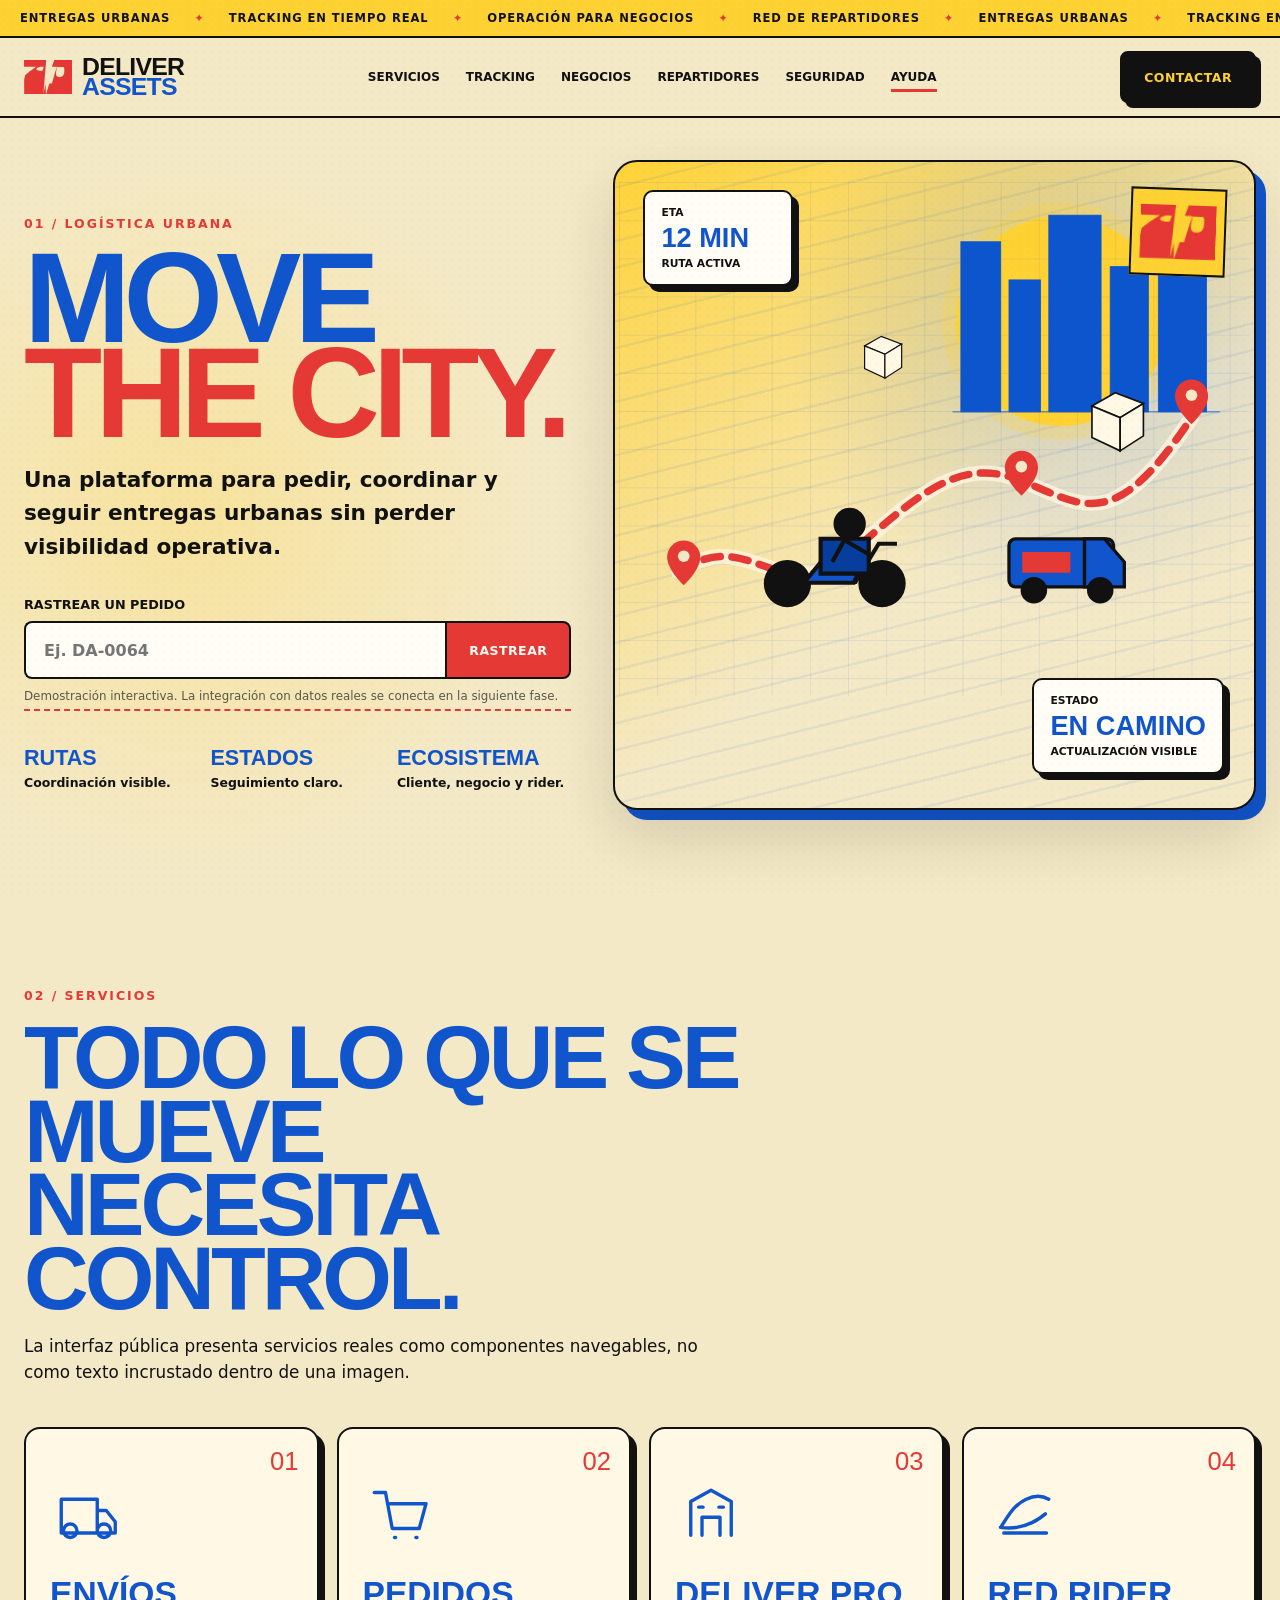
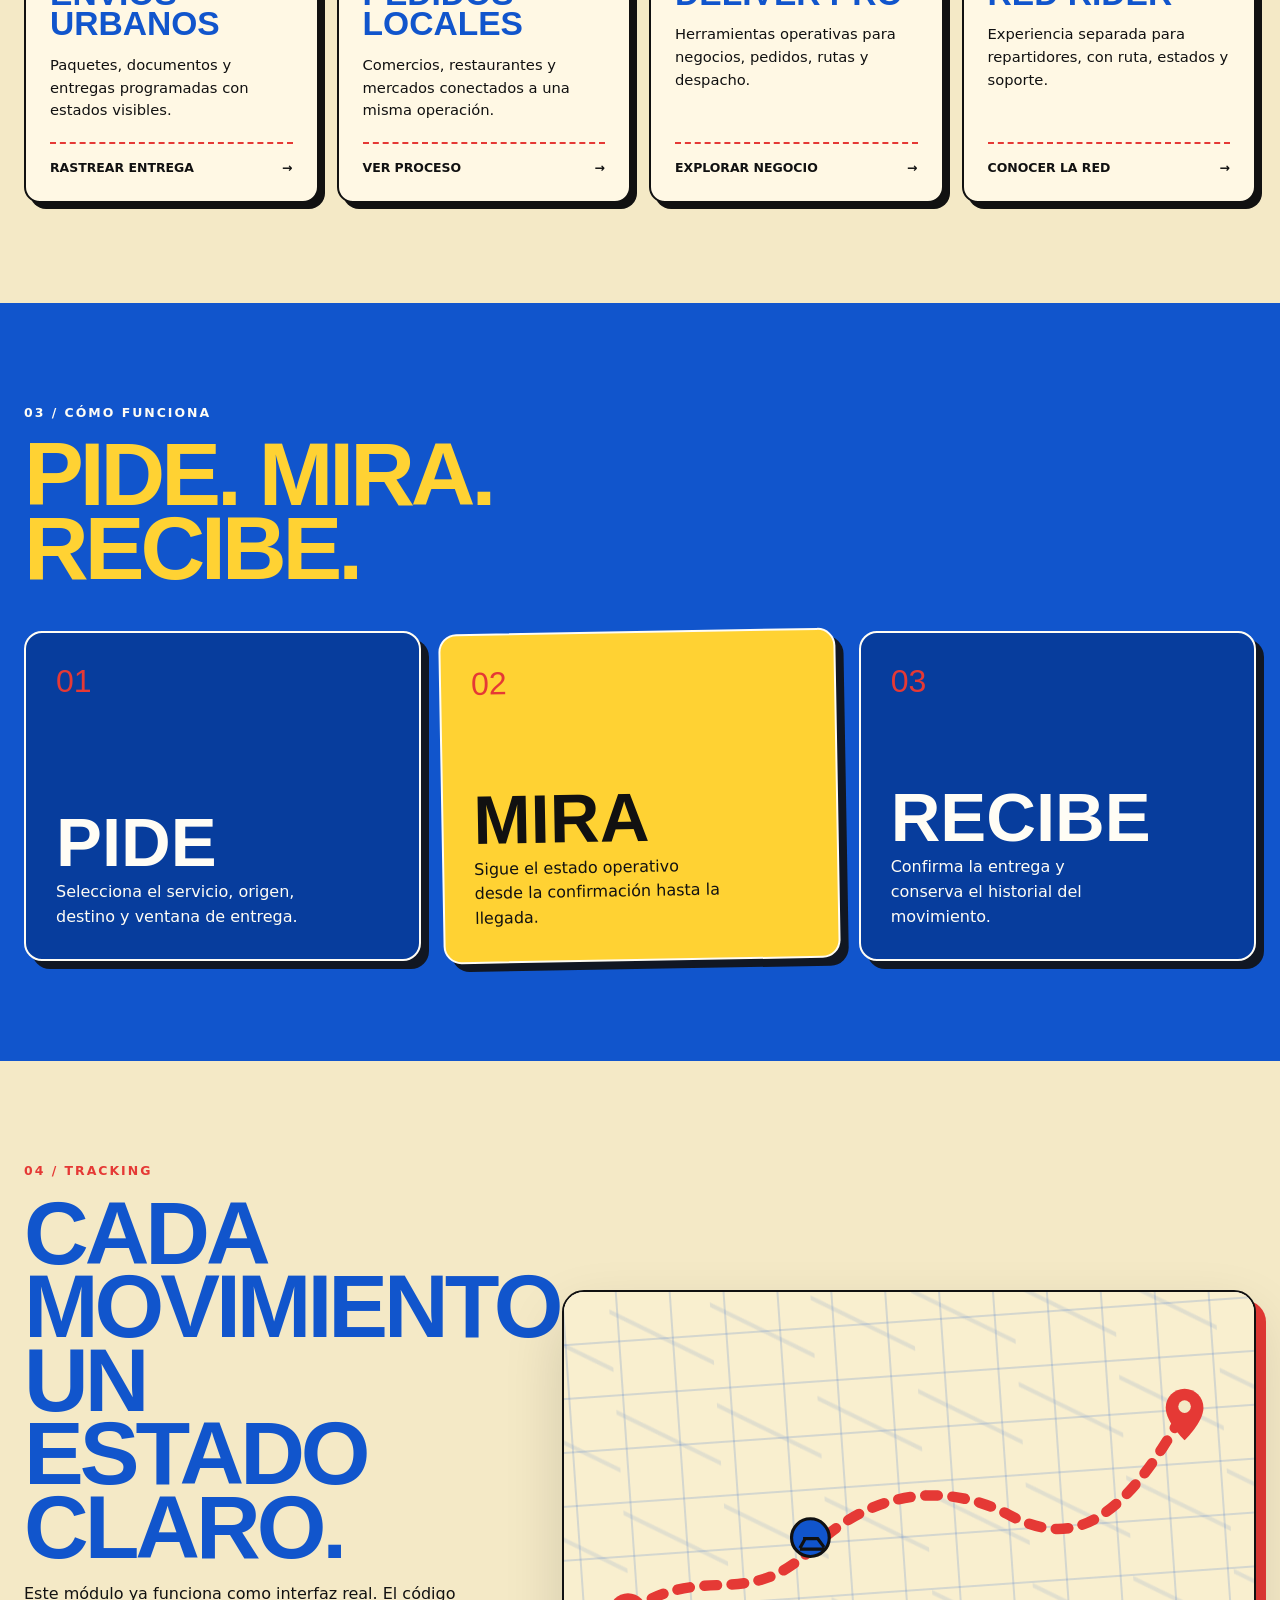
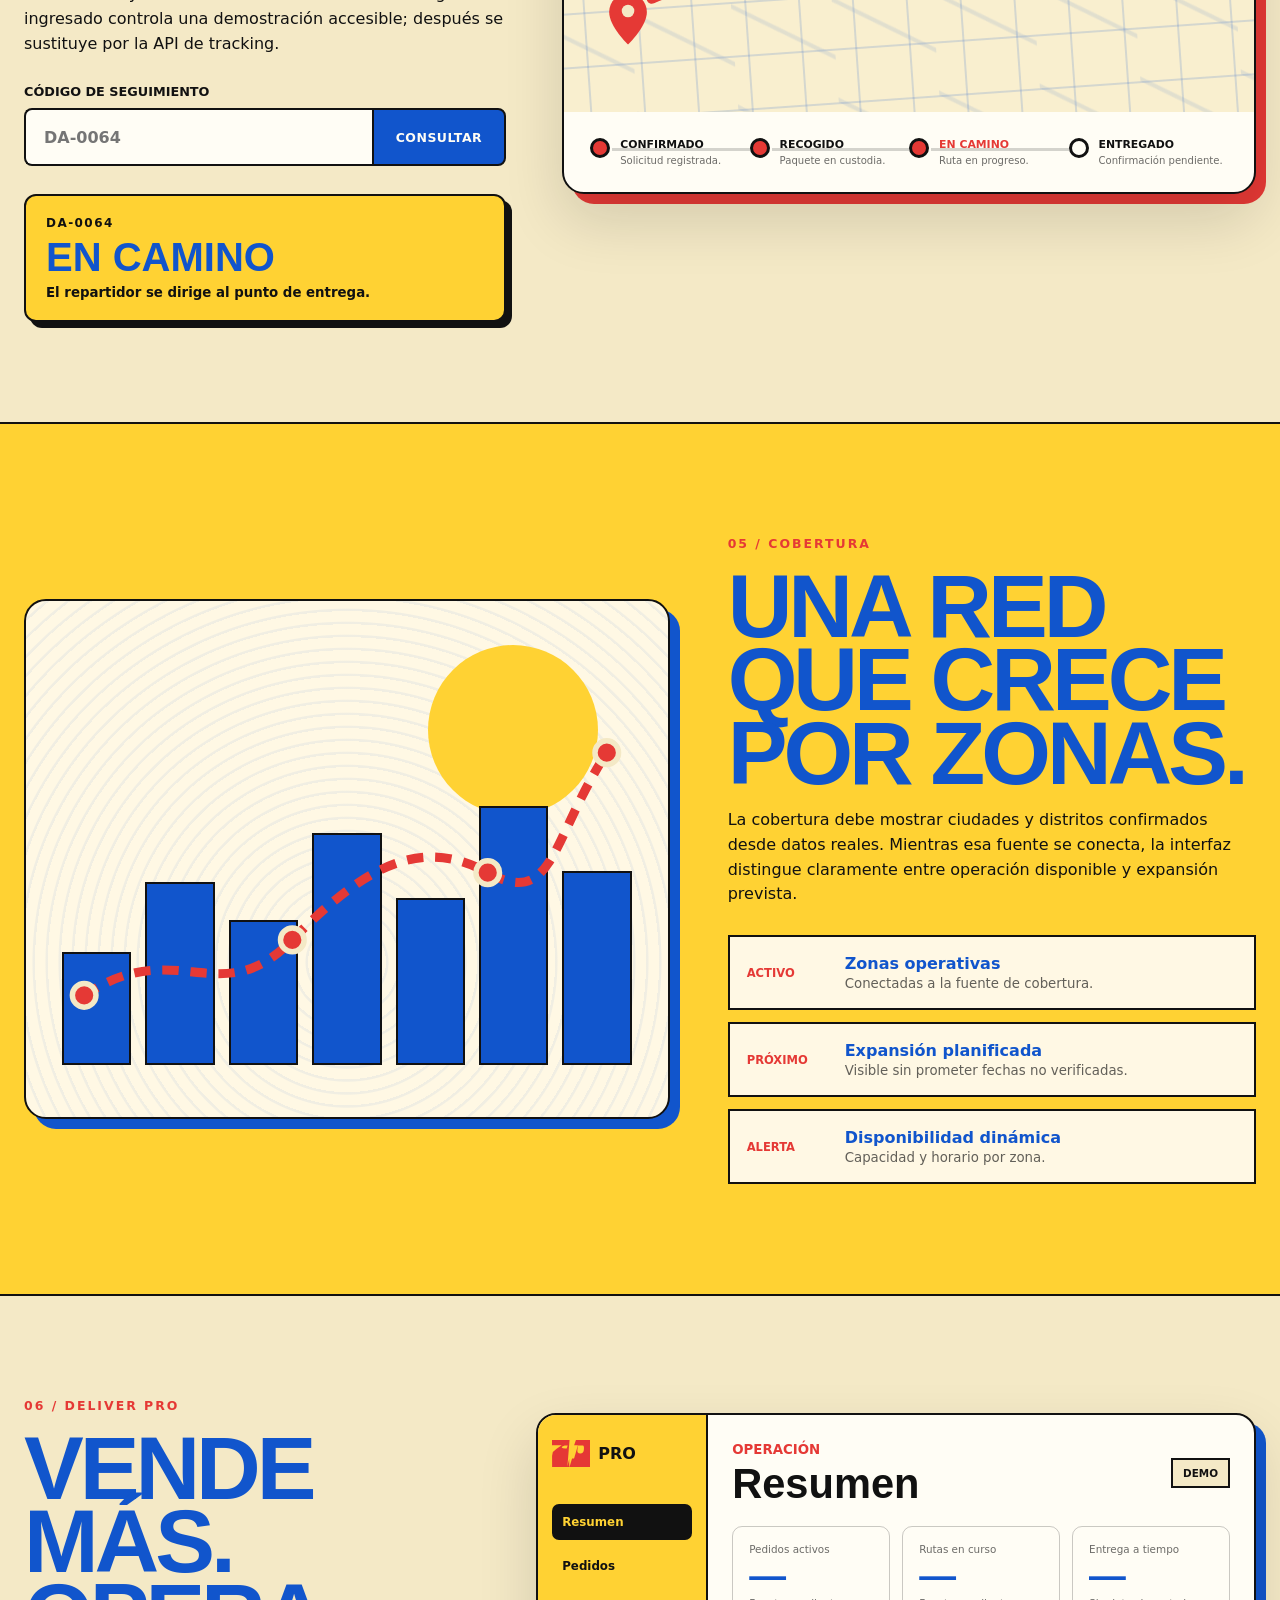
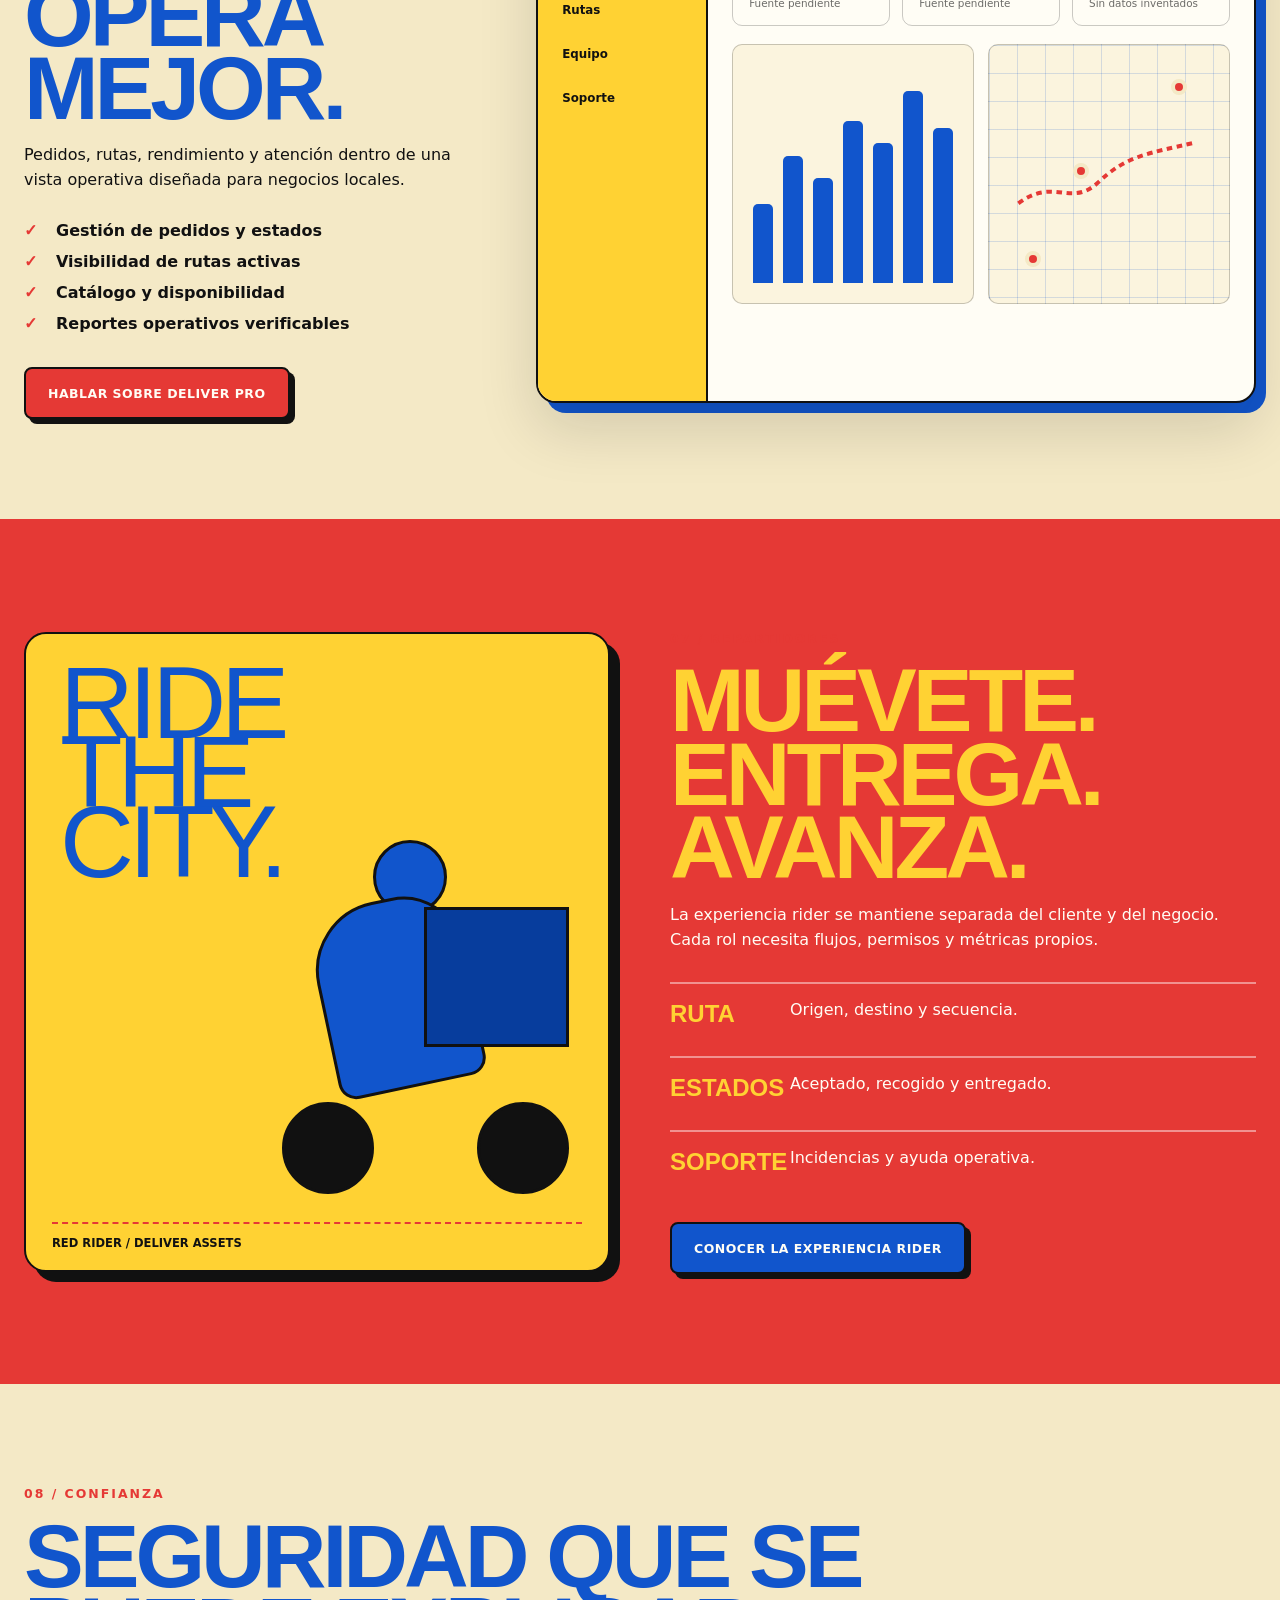
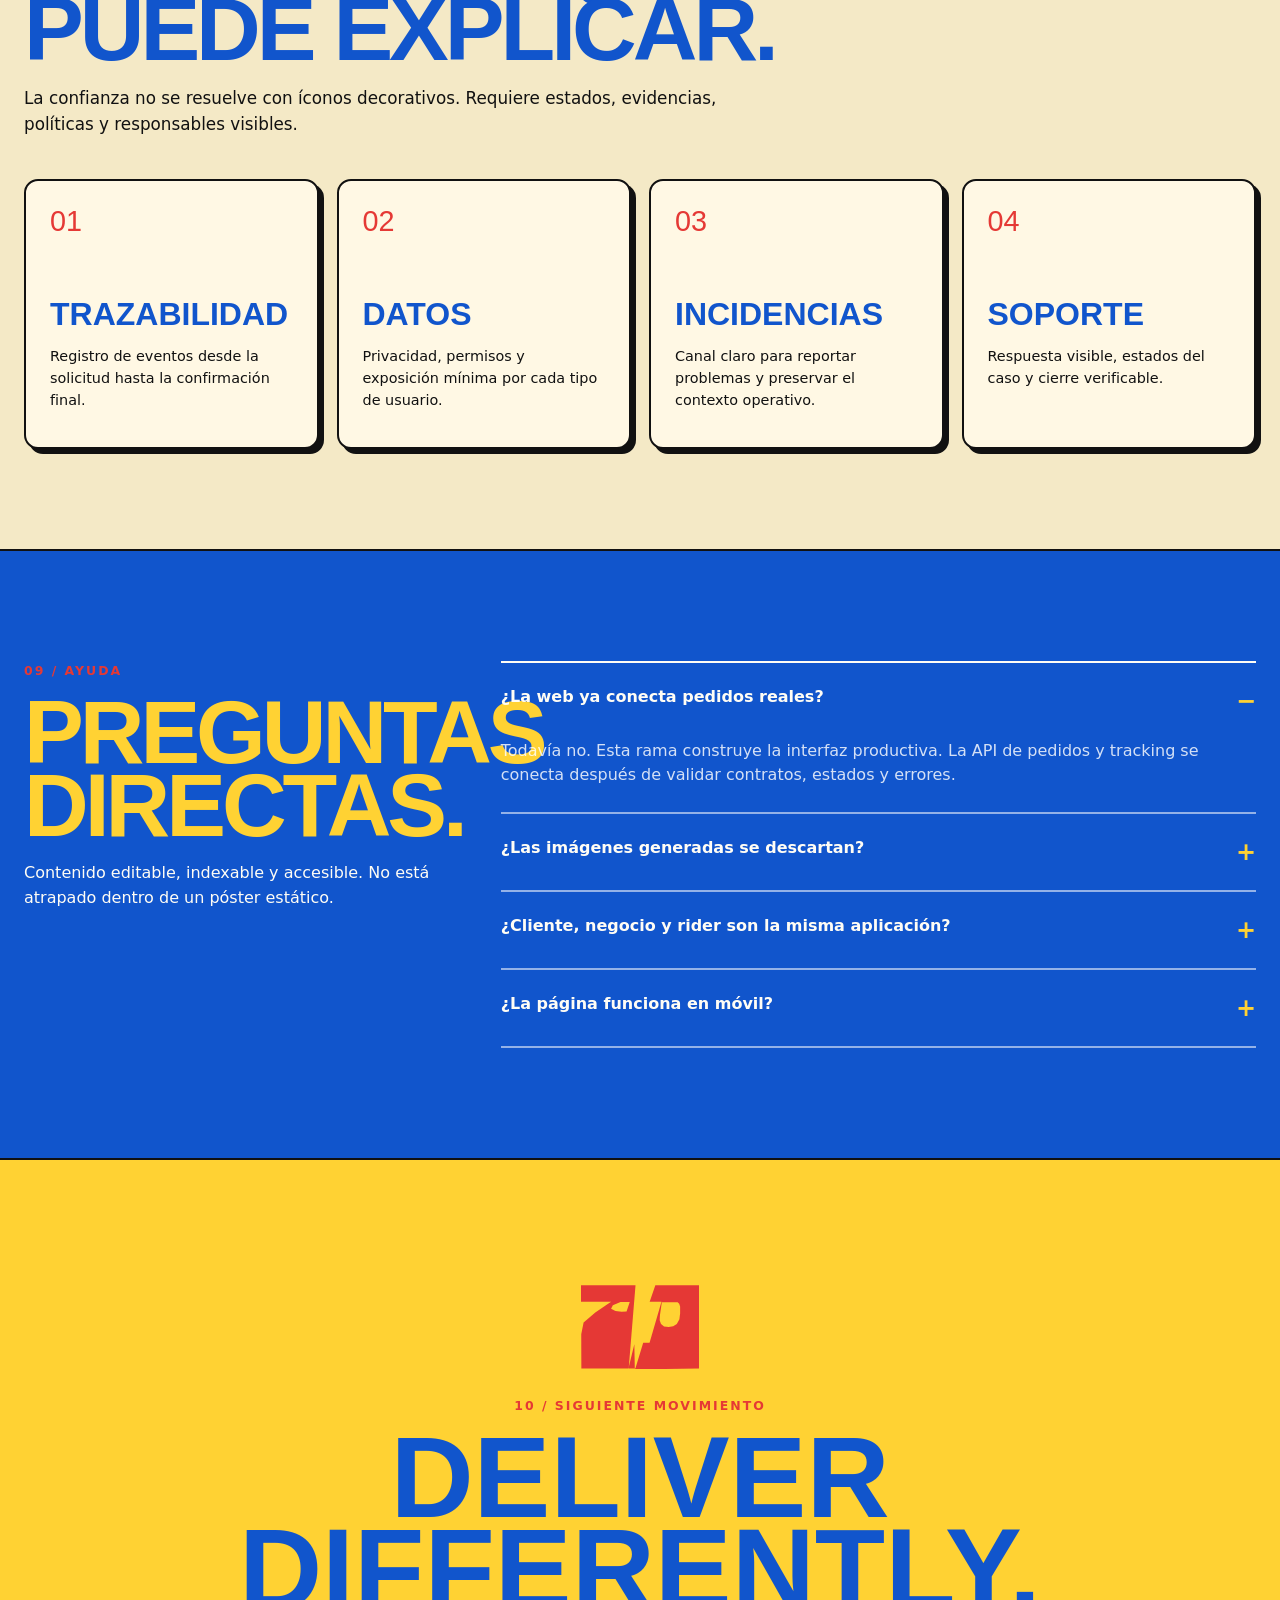
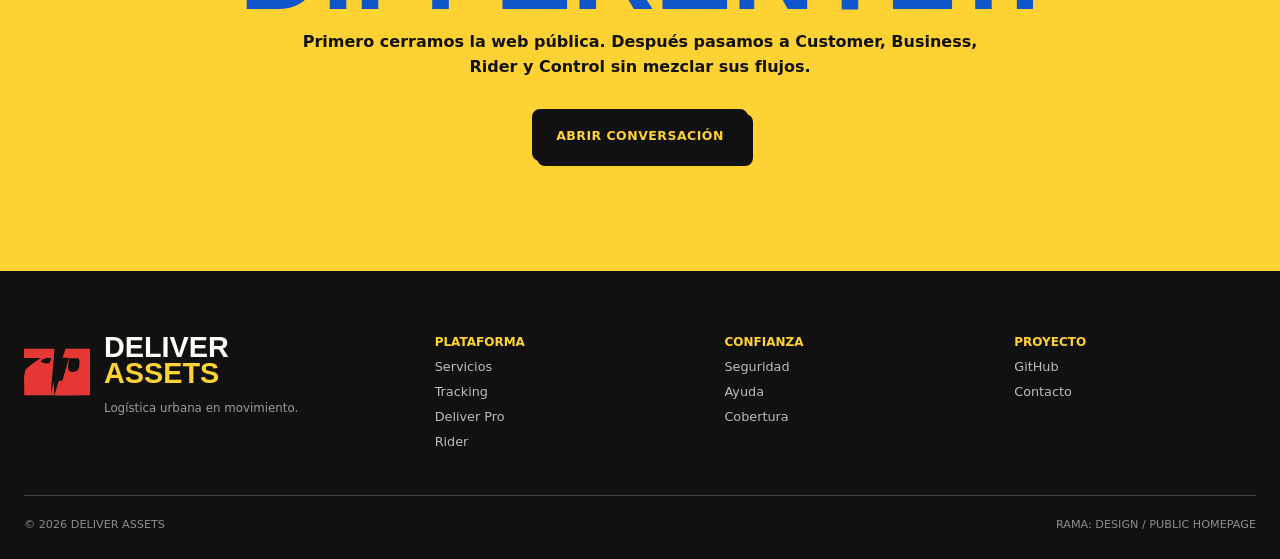
<file: index.html>
<!doctype html>
<html lang="es" data-theme="editorial-production">
  <head>
    <meta charset="utf-8" />
    <meta name="viewport" content="width=device-width, initial-scale=1" />
    <meta name="description" content="DELIVER ASSETS conecta pedidos, negocios, repartidores y operaciones de última milla en una plataforma urbana trazable." />
    <meta name="theme-color" content="#f4e9c6" />
    <meta name="robots" content="index, follow, max-image-preview:large" />
    <link rel="canonical" href="https://morimilpabfelon-cell.github.io/DELIVER-ASESSET-prime/" />
    <meta property="og:site_name" content="DELIVER ASSETS" />
    <meta property="og:title" content="DELIVER ASSETS — Logística urbana en movimiento" />
    <meta property="og:description" content="Pedidos, tracking, comercios y última milla en un sistema operativo urbano." />
    <meta property="og:type" content="website" />
    <meta property="og:url" content="https://morimilpabfelon-cell.github.io/DELIVER-ASESSET-prime/" />
    <title>DELIVER ASSETS — Logística urbana en movimiento</title>
    <link rel="icon" href="./assets/favicon.svg" type="image/svg+xml" />
    <link rel="preload" href="./assets/logo-original.svg" as="image" type="image/svg+xml" />
    <link rel="stylesheet" href="./editorial-production.css" />
    <script src="./editorial-production.js" defer></script>
  </head>
  <body>
    <a class="skip-link" href="#contenido">Saltar al contenido</a>

    <div class="ticker" aria-label="Propuesta de valor">
      <div class="ticker-track" aria-hidden="true">
        <span>ENTREGAS URBANAS</span><i>✦</i><span>TRACKING EN TIEMPO REAL</span><i>✦</i>
        <span>OPERACIÓN PARA NEGOCIOS</span><i>✦</i><span>RED DE REPARTIDORES</span><i>✦</i>
        <span>ENTREGAS URBANAS</span><i>✦</i><span>TRACKING EN TIEMPO REAL</span><i>✦</i>
        <span>OPERACIÓN PARA NEGOCIOS</span><i>✦</i><span>RED DE REPARTIDORES</span><i>✦</i>
      </div>
    </div>

    <header class="site-header" data-header>
      <div class="header-inner">
        <a class="brand" href="#inicio" aria-label="DELIVER ASSETS, volver al inicio">
          <img src="./assets/logo-original.svg" width="54" height="52" alt="" />
          <span><b>DELIVER</b><strong>ASSETS</strong></span>
        </a>

        <button class="menu-button" type="button" aria-expanded="false" aria-controls="primary-nav" data-menu>
          <span></span><span></span><span class="sr-only">Abrir navegación</span>
        </button>

        <nav class="primary-nav" id="primary-nav" aria-label="Navegación principal" data-nav>
          <a href="#servicios">Servicios</a>
          <a href="#tracking">Tracking</a>
          <a href="#negocios">Negocios</a>
          <a href="#repartidores">Repartidores</a>
          <a href="#seguridad">Seguridad</a>
          <a href="#preguntas">Ayuda</a>
        </nav>

        <button class="button button-dark header-cta" type="button" data-contact>CONTACTAR</button>
      </div>
    </header>

    <main id="contenido">
      <section class="hero section-shell" id="inicio" aria-labelledby="hero-title">
        <div class="hero-copy reveal">
          <p class="eyebrow">01 / LOGÍSTICA URBANA</p>
          <h1 id="hero-title"><span>MOVE</span><strong>THE CITY.</strong></h1>
          <p class="hero-lead">Una plataforma para pedir, coordinar y seguir entregas urbanas sin perder visibilidad operativa.</p>

          <form class="hero-tracking" data-tracking-form>
            <label for="hero-code">Rastrear un pedido</label>
            <div class="tracking-input">
              <input id="hero-code" name="code" autocomplete="off" inputmode="text" placeholder="Ej. DA-0064" maxlength="24" />
              <button class="button button-red" type="submit">RASTREAR</button>
            </div>
            <small>Demostración interactiva. La integración con datos reales se conecta en la siguiente fase.</small>
          </form>

          <ul class="hero-points" aria-label="Capacidades principales">
            <li><b>RUTAS</b><span>Coordinación visible.</span></li>
            <li><b>ESTADOS</b><span>Seguimiento claro.</span></li>
            <li><b>ECOSISTEMA</b><span>Cliente, negocio y rider.</span></li>
          </ul>
        </div>

        <div class="hero-visual reveal" aria-label="Visualización de una red urbana de entregas">
          <div class="sun" aria-hidden="true"></div>
          <svg class="city-map" viewBox="0 0 760 620" role="img" aria-labelledby="map-title map-desc">
            <title id="map-title">Red urbana de DELIVER ASSETS</title>
            <desc id="map-desc">Mapa gráfico con edificios, rutas, ubicaciones, vehículos y paquetes.</desc>
            <defs>
              <pattern id="grid" width="46" height="46" patternUnits="userSpaceOnUse">
                <path d="M46 0H0V46" fill="none" stroke="currentColor" stroke-width="1" opacity=".22"/>
              </pattern>
              <filter id="rough">
                <feTurbulence type="fractalNoise" baseFrequency=".8" numOctaves="1" seed="8" result="noise"/>
                <feDisplacementMap in="SourceGraphic" in2="noise" scale="1.2"/>
              </filter>
            </defs>
            <rect x="0" y="0" width="760" height="620" fill="url(#grid)" class="map-grid"/>
            <g class="skyline" filter="url(#rough)">
              <rect x="412" y="72" width="48" height="205"/>
              <rect x="470" y="118" width="38" height="159"/>
              <rect x="518" y="40" width="63" height="237"/>
              <rect x="592" y="102" width="46" height="175"/>
              <rect x="650" y="68" width="58" height="209"/>
              <path d="M402 277H724"/>
            </g>
            <path class="route route-a" d="M72 470C160 410 194 520 278 448S410 330 485 360 596 426 690 284"/>
            <path class="route-shadow" d="M72 470C160 410 194 520 278 448S410 330 485 360 596 426 690 284"/>
            <g class="pins">
              <g transform="translate(58 432)"><path d="M20 0C9 0 0 9 0 20c0 16 20 34 20 34s20-18 20-34C40 9 31 0 20 0Z"/><circle cx="20" cy="19" r="7"/></g>
              <g transform="translate(465 324)"><path d="M20 0C9 0 0 9 0 20c0 16 20 34 20 34s20-18 20-34C40 9 31 0 20 0Z"/><circle cx="20" cy="19" r="7"/></g>
              <g transform="translate(670 238)"><path d="M20 0C9 0 0 9 0 20c0 16 20 34 20 34s20-18 20-34C40 9 31 0 20 0Z"/><circle cx="20" cy="19" r="7"/></g>
            </g>
            <g class="parcel parcel-one" transform="translate(570 254)"><path d="M0 16 28 0l34 13-28 17Z"/><path d="M0 16v38l34 16V30Z"/><path d="M62 13v39L34 70V30Z"/></g>
            <g class="parcel parcel-two" transform="translate(296 186) scale(.72)"><path d="M0 16 28 0l34 13-28 17Z"/><path d="M0 16v38l34 16V30Z"/><path d="M62 13v39L34 70V30Z"/></g>
            <g class="van" transform="translate(470 412)"><rect x="0" y="18" width="126" height="58" rx="8"/><path d="M91 18h24l24 28v30H91Z"/><circle cx="30" cy="80" r="14"/><circle cx="110" cy="80" r="14"/><path d="M16 34h58v25H16z" class="van-mark"/></g>
            <g class="scooter" transform="translate(165 390)"><circle cx="38" cy="94" r="26"/><circle cx="152" cy="94" r="26"/><path d="M42 92h78l28-46h22" fill="none"/><path d="M80 66h50l-12 27H58Z"/><path d="M78 40h58v42H78Z" class="scooter-box"/><circle cx="113" cy="22" r="17"/><path d="M108 39 92 68M109 43l31 18" fill="none"/></g>
          </svg>

          <div class="visual-card eta-card"><span>ETA</span><strong data-eta>12 MIN</strong><small>Ruta activa</small></div>
          <div class="visual-card status-card"><span>ESTADO</span><strong data-hero-status>EN CAMINO</strong><small>Actualización visible</small></div>
          <div class="brand-stamp"><img src="./assets/logo-original.svg" width="76" height="74" alt="" /></div>
        </div>
      </section>

      <section class="service-section section-shell" id="servicios" aria-labelledby="services-title">
        <div class="section-heading reveal">
          <p class="eyebrow">02 / SERVICIOS</p>
          <h2 id="services-title">TODO LO QUE SE MUEVE<br />NECESITA CONTROL.</h2>
          <p>La interfaz pública presenta servicios reales como componentes navegables, no como texto incrustado dentro de una imagen.</p>
        </div>

        <div class="service-grid">
          <article class="service-card reveal"><span class="card-index">01</span><svg viewBox="0 0 64 64" aria-hidden="true"><path d="M10 18h32v30H10zM42 28h8l8 10v10H42zM18 52a6 6 0 1 0 0-12 6 6 0 0 0 0 12Zm30 0a6 6 0 1 0 0-12 6 6 0 0 0 0 12Z"/></svg><h3>ENVÍOS URBANOS</h3><p>Paquetes, documentos y entregas programadas con estados visibles.</p><a href="#tracking">Rastrear entrega <span>→</span></a></article>
          <article class="service-card reveal"><span class="card-index">02</span><svg viewBox="0 0 64 64" aria-hidden="true"><path d="M10 12h10l6 32h24l6-22H24M28 52h1M47 52h1"/></svg><h3>PEDIDOS LOCALES</h3><p>Comercios, restaurantes y mercados conectados a una misma operación.</p><a href="#como-funciona">Ver proceso <span>→</span></a></article>
          <article class="service-card reveal"><span class="card-index">03</span><svg viewBox="0 0 64 64" aria-hidden="true"><path d="M14 50V20l18-10 18 10v30M24 50V34h16v16M21 25h4M39 25h4"/></svg><h3>DELIVER PRO</h3><p>Herramientas operativas para negocios, pedidos, rutas y despacho.</p><a href="#negocios">Explorar negocio <span>→</span></a></article>
          <article class="service-card reveal"><span class="card-index">04</span><svg viewBox="0 0 64 64" aria-hidden="true"><path d="M12 42c8-13 13-20 22-24 8-4 15-3 20 0M11 43c14 2 27-1 40-12M14 48h38"/></svg><h3>RED RIDER</h3><p>Experiencia separada para repartidores, con ruta, estados y soporte.</p><a href="#repartidores">Conocer la red <span>→</span></a></article>
        </div>
      </section>

      <section class="process-section" id="como-funciona" aria-labelledby="process-title">
        <div class="section-shell">
          <div class="section-heading light reveal"><p class="eyebrow">03 / CÓMO FUNCIONA</p><h2 id="process-title">PIDE. MIRA.<br />RECIBE.</h2></div>
          <ol class="process-grid">
            <li class="process-card reveal"><span>01</span><h3>PIDE</h3><p>Selecciona el servicio, origen, destino y ventana de entrega.</p></li>
            <li class="process-card featured reveal"><span>02</span><h3>MIRA</h3><p>Sigue el estado operativo desde la confirmación hasta la llegada.</p></li>
            <li class="process-card reveal"><span>03</span><h3>RECIBE</h3><p>Confirma la entrega y conserva el historial del movimiento.</p></li>
          </ol>
        </div>
      </section>

      <section class="tracking-section section-shell" id="tracking" aria-labelledby="tracking-title">
        <div class="tracking-copy reveal">
          <p class="eyebrow">04 / TRACKING</p>
          <h2 id="tracking-title">CADA MOVIMIENTO.<br />UN ESTADO CLARO.</h2>
          <p>Este módulo ya funciona como interfaz real. El código ingresado controla una demostración accesible; después se sustituye por la API de tracking.</p>
          <form class="tracking-form" data-tracking-form><label for="tracking-code">Código de seguimiento</label><div class="tracking-input"><input id="tracking-code" name="code" autocomplete="off" placeholder="DA-0064" maxlength="24" /><button class="button button-blue" type="submit">CONSULTAR</button></div></form>
          <div class="tracking-result" role="status" aria-live="polite"><span data-result-code>DA-0064</span><strong data-result-status>EN CAMINO</strong><small data-result-message>El repartidor se dirige al punto de entrega.</small></div>
        </div>

        <div class="tracking-panel reveal">
          <div class="map-panel" aria-hidden="true">
            <div class="map-grid-css"></div>
            <svg viewBox="0 0 620 360"><path class="route-demo" data-route d="M42 285C116 235 154 286 218 224S354 165 405 192 506 216 574 91"/><g class="route-pin start" transform="translate(24 267)"><path d="M18 0C8 0 0 8 0 18c0 14 18 31 18 31s18-17 18-31C36 8 28 0 18 0Z"/><circle cx="18" cy="17" r="6"/></g><g class="route-pin end" transform="translate(555 72)"><path d="M18 0C8 0 0 8 0 18c0 14 18 31 18 31s18-17 18-31C36 8 28 0 18 0Z"/><circle cx="18" cy="17" r="6"/></g><g class="rider-marker" data-rider transform="translate(198 196)"><circle cx="18" cy="18" r="18"/><path d="M11 19h14l6 8M13 19l-5 9M8 29h25"/></g></svg>
          </div>
          <ol class="status-timeline"><li class="is-complete" data-step="0"><i></i><span><b>CONFIRMADO</b><small>Solicitud registrada.</small></span></li><li class="is-complete" data-step="1"><i></i><span><b>RECOGIDO</b><small>Paquete en custodia.</small></span></li><li class="is-active" data-step="2"><i></i><span><b>EN CAMINO</b><small>Ruta en progreso.</small></span></li><li data-step="3"><i></i><span><b>ENTREGADO</b><small>Confirmación pendiente.</small></span></li></ol>
        </div>
      </section>

      <section class="coverage-section" id="cobertura" aria-labelledby="coverage-title">
        <div class="section-shell coverage-grid">
          <div class="coverage-art reveal" aria-hidden="true"><div class="coverage-sun"></div><div class="coverage-city"><i style="--h:42%"></i><i style="--h:68%"></i><i style="--h:54%"></i><i style="--h:86%"></i><i style="--h:62%"></i><i style="--h:96%"></i><i style="--h:72%"></i></div><svg viewBox="0 0 640 420"><path d="M30 350C132 280 180 370 260 288S402 174 475 214 544 178 606 82"/><circle cx="31" cy="349" r="13"/><circle cx="260" cy="288" r="13"/><circle cx="475" cy="214" r="13"/><circle cx="606" cy="82" r="13"/></svg></div>
          <div class="coverage-copy reveal"><p class="eyebrow">05 / COBERTURA</p><h2 id="coverage-title">UNA RED QUE CRECE<br />POR ZONAS.</h2><p>La cobertura debe mostrar ciudades y distritos confirmados desde datos reales. Mientras esa fuente se conecta, la interfaz distingue claramente entre operación disponible y expansión prevista.</p><div class="coverage-list"><article><span>ACTIVO</span><b>Zonas operativas</b><small>Conectadas a la fuente de cobertura.</small></article><article><span>PRÓXIMO</span><b>Expansión planificada</b><small>Visible sin prometer fechas no verificadas.</small></article><article><span>ALERTA</span><b>Disponibilidad dinámica</b><small>Capacidad y horario por zona.</small></article></div></div>
        </div>
      </section>

      <section class="business-section section-shell" id="negocios" aria-labelledby="business-title">
        <div class="business-copy reveal"><p class="eyebrow">06 / DELIVER PRO</p><h2 id="business-title">VENDE MÁS.<br />OPERA MEJOR.</h2><p>Pedidos, rutas, rendimiento y atención dentro de una vista operativa diseñada para negocios locales.</p><ul class="check-list"><li>Gestión de pedidos y estados</li><li>Visibilidad de rutas activas</li><li>Catálogo y disponibilidad</li><li>Reportes operativos verificables</li></ul><button class="button button-red" type="button" data-contact>HABLAR SOBRE DELIVER PRO</button></div>

        <div class="dashboard reveal" aria-label="Vista de ejemplo de Deliver Pro">
          <aside><div class="dash-brand"><img src="./assets/logo-original.svg" alt="" /><b>PRO</b></div><button class="is-active">Resumen</button><button>Pedidos</button><button>Rutas</button><button>Equipo</button><button>Soporte</button></aside>
          <div class="dash-main"><div class="dash-head"><div><small>OPERACIÓN</small><h3>Resumen</h3></div><span>DEMO</span></div><div class="metric-grid"><article><small>Pedidos activos</small><strong>—</strong><span>Fuente pendiente</span></article><article><small>Rutas en curso</small><strong>—</strong><span>Fuente pendiente</span></article><article><small>Entrega a tiempo</small><strong>—</strong><span>Sin datos inventados</span></article></div><div class="dash-chart"><div class="bars" aria-hidden="true"><i style="--v:36%"></i><i style="--v:58%"></i><i style="--v:48%"></i><i style="--v:74%"></i><i style="--v:64%"></i><i style="--v:88%"></i><i style="--v:71%"></i></div><div class="dash-map"><span></span><span></span><span></span><svg viewBox="0 0 360 180"><path d="M20 142C84 94 112 151 162 104S248 54 334 34"/></svg></div></div></div>
        </div>
      </section>

      <section class="rider-section" id="repartidores" aria-labelledby="rider-title">
        <div class="section-shell rider-grid">
          <div class="rider-visual reveal"><div class="rider-poster"><p>RIDE<br />THE<br />CITY.</p><div class="rider-illustration" aria-hidden="true"><i class="helmet"></i><i class="body"></i><i class="bag"></i><i class="wheel one"></i><i class="wheel two"></i></div><span>RED RIDER / DELIVER ASSETS</span></div></div>
          <div class="rider-copy reveal"><p class="eyebrow">07 / REPARTIDORES</p><h2 id="rider-title">MUÉVETE.<br />ENTREGA.<br />AVANZA.</h2><p>La experiencia rider se mantiene separada del cliente y del negocio. Cada rol necesita flujos, permisos y métricas propios.</p><div class="rider-benefits"><article><b>RUTA</b><span>Origen, destino y secuencia.</span></article><article><b>ESTADOS</b><span>Aceptado, recogido y entregado.</span></article><article><b>SOPORTE</b><span>Incidencias y ayuda operativa.</span></article></div><button class="button button-blue" type="button" data-contact>CONOCER LA EXPERIENCIA RIDER</button></div>
        </div>
      </section>

      <section class="safety-section section-shell" id="seguridad" aria-labelledby="safety-title">
        <div class="section-heading reveal"><p class="eyebrow">08 / CONFIANZA</p><h2 id="safety-title">SEGURIDAD QUE SE<br />PUEDE EXPLICAR.</h2><p>La confianza no se resuelve con íconos decorativos. Requiere estados, evidencias, políticas y responsables visibles.</p></div>
        <div class="safety-grid"><article class="reveal"><span>01</span><h3>TRAZABILIDAD</h3><p>Registro de eventos desde la solicitud hasta la confirmación final.</p></article><article class="reveal"><span>02</span><h3>DATOS</h3><p>Privacidad, permisos y exposición mínima por cada tipo de usuario.</p></article><article class="reveal"><span>03</span><h3>INCIDENCIAS</h3><p>Canal claro para reportar problemas y preservar el contexto operativo.</p></article><article class="reveal"><span>04</span><h3>SOPORTE</h3><p>Respuesta visible, estados del caso y cierre verificable.</p></article></div>
      </section>

      <section class="faq-section" id="preguntas" aria-labelledby="faq-title">
        <div class="section-shell faq-grid">
          <div class="faq-copy reveal"><p class="eyebrow">09 / AYUDA</p><h2 id="faq-title">PREGUNTAS<br />DIRECTAS.</h2><p>Contenido editable, indexable y accesible. No está atrapado dentro de un póster estático.</p></div>
          <div class="accordion reveal" data-accordion>
            <article><h3><button type="button" aria-expanded="true">¿La web ya conecta pedidos reales?<span>−</span></button></h3><div><p>Todavía no. Esta rama construye la interfaz productiva. La API de pedidos y tracking se conecta después de validar contratos, estados y errores.</p></div></article>
            <article><h3><button type="button" aria-expanded="false">¿Las imágenes generadas se descartan?<span>+</span></button></h3><div hidden><p>No. Se conservan como campaña, redes, Open Graph y dirección artística. La interfaz funcional se reconstruye con HTML, CSS, SVG y datos reales.</p></div></article>
            <article><h3><button type="button" aria-expanded="false">¿Cliente, negocio y rider son la misma aplicación?<span>+</span></button></h3><div hidden><p>No. Comparten identidad y contratos, pero cada rol mantiene navegación, permisos, estados y objetivos separados.</p></div></article>
            <article><h3><button type="button" aria-expanded="false">¿La página funciona en móvil?<span>+</span></button></h3><div hidden><p>Sí. La estructura se reorganiza en móvil, reduce movimiento cuando corresponde y conserva texto, controles y jerarquía.</p></div></article>
          </div>
        </div>
      </section>

      <section class="final-cta"><div class="section-shell reveal"><img src="./assets/logo-original.svg" width="118" height="114" alt="" /><p class="eyebrow">10 / SIGUIENTE MOVIMIENTO</p><h2>DELIVER DIFFERENTLY.</h2><p>Primero cerramos la web pública. Después pasamos a Customer, Business, Rider y Control sin mezclar sus flujos.</p><button class="button button-dark" type="button" data-contact>ABRIR CONVERSACIÓN</button></div></section>
    </main>

    <footer class="site-footer">
      <div class="section-shell footer-grid">
        <div class="footer-brand"><img src="./assets/logo-original.svg" width="76" height="74" alt="" /><div><b>DELIVER</b><strong>ASSETS</strong><small>Logística urbana en movimiento.</small></div></div>
        <div><b>PLATAFORMA</b><a href="#servicios">Servicios</a><a href="#tracking">Tracking</a><a href="#negocios">Deliver Pro</a><a href="#repartidores">Rider</a></div>
        <div><b>CONFIANZA</b><a href="#seguridad">Seguridad</a><a href="#preguntas">Ayuda</a><a href="#cobertura">Cobertura</a></div>
        <div><b>PROYECTO</b><a href="https://github.com/morimilpabfelon-cell/DELIVER-ASESSET-prime" target="_blank" rel="noreferrer">GitHub</a><button type="button" data-contact>Contacto</button></div>
      </div>
      <div class="footer-bottom section-shell"><span>© <span data-year></span> DELIVER ASSETS</span><span>RAMA: DESIGN / PUBLIC HOMEPAGE</span></div>
    </footer>

    <dialog class="contact-dialog" data-dialog>
      <button class="dialog-close" type="button" aria-label="Cerrar" data-close>×</button>
      <img src="./assets/logo-original.svg" width="84" height="81" alt="" />
      <p class="eyebrow">DELIVER ASSETS</p>
      <h2>CONVERSEMOS.</h2>
      <p>Este formulario todavía no envía datos. Se conectará al canal operativo definido para producción.</p>
      <form data-contact-form>
        <label>Nombre<input name="name" required autocomplete="name" /></label>
        <label>Correo<input name="email" type="email" required autocomplete="email" /></label>
        <label>Interés<select name="interest"><option>Envíos</option><option>Deliver Pro</option><option>Rider</option><option>Alianza</option></select></label>
        <label>Mensaje<textarea name="message" rows="4" required></textarea></label>
        <button class="button button-red" type="submit">VALIDAR FORMULARIO</button>
      </form>
      <p class="form-note" data-form-note role="status" aria-live="polite"></p>
    </dialog>

    <div class="toast" data-toast role="status" aria-live="polite"></div>
  </body>
</html>
</file>
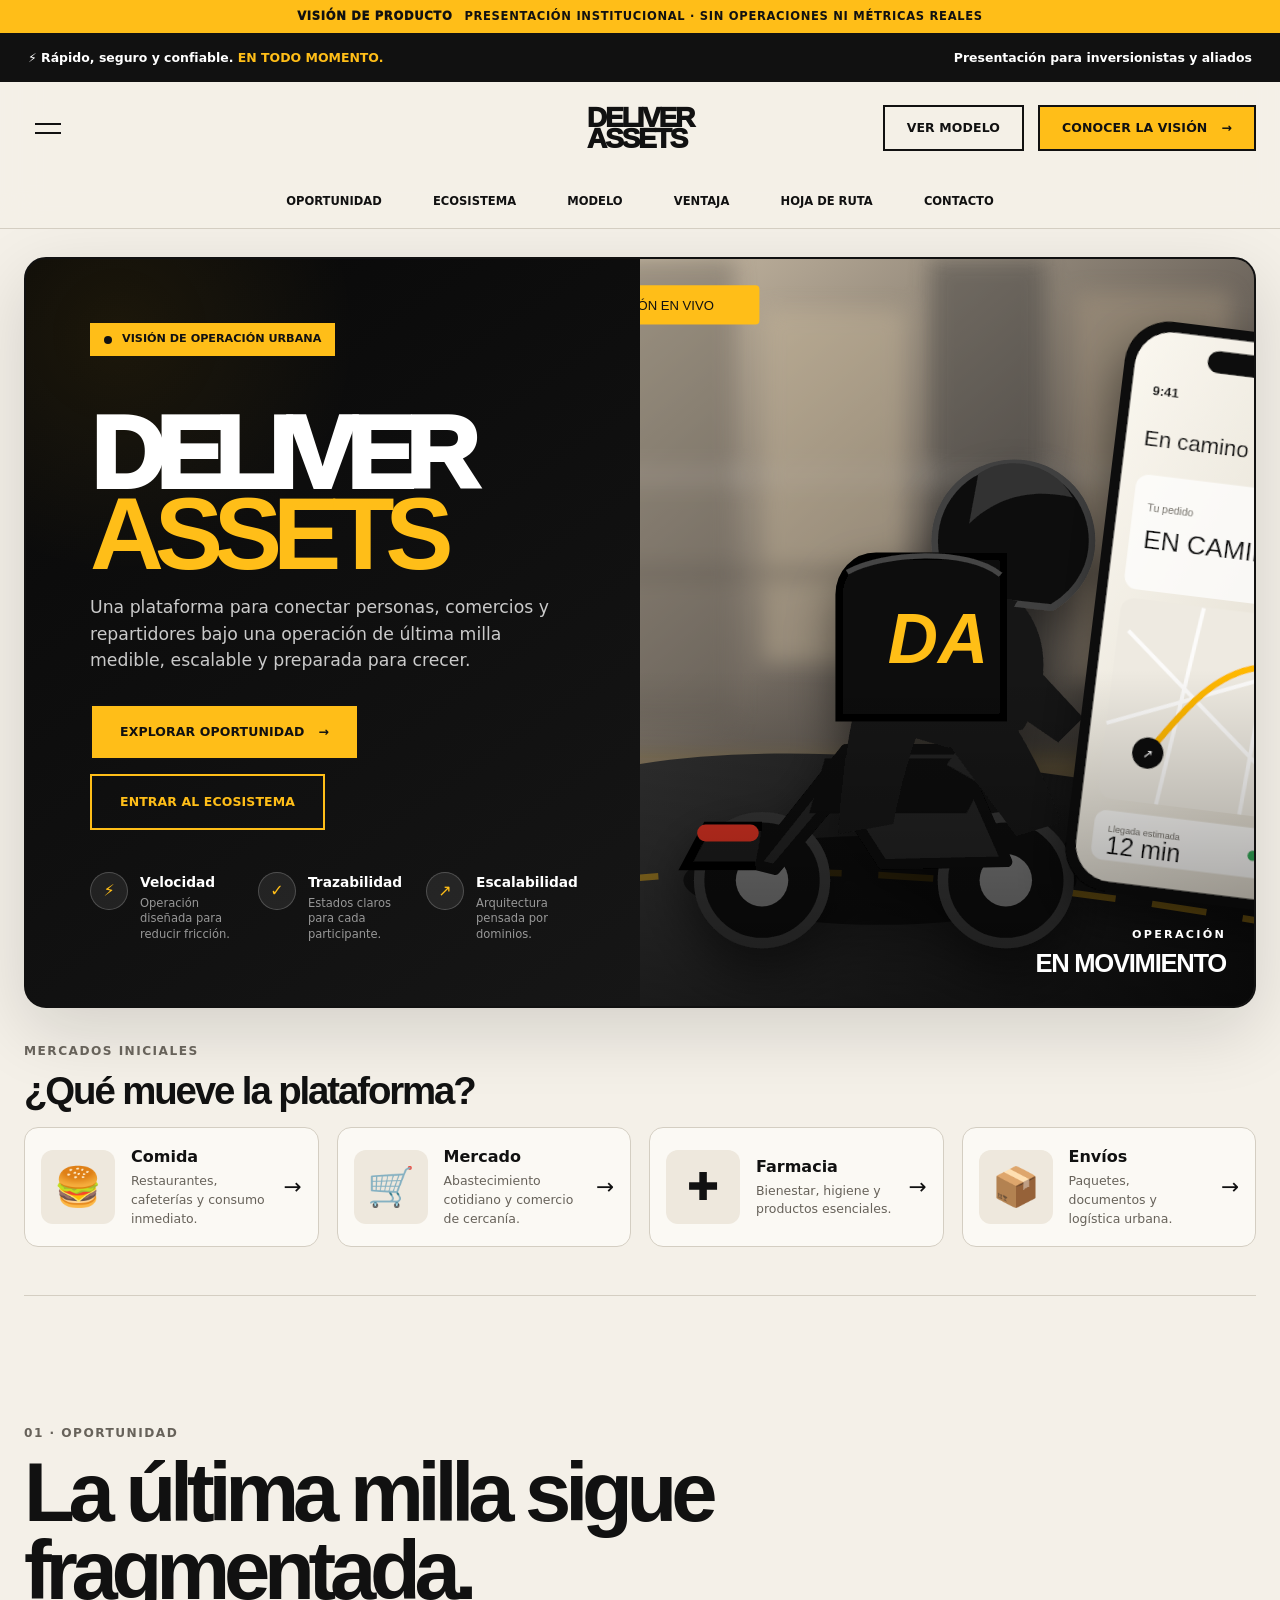
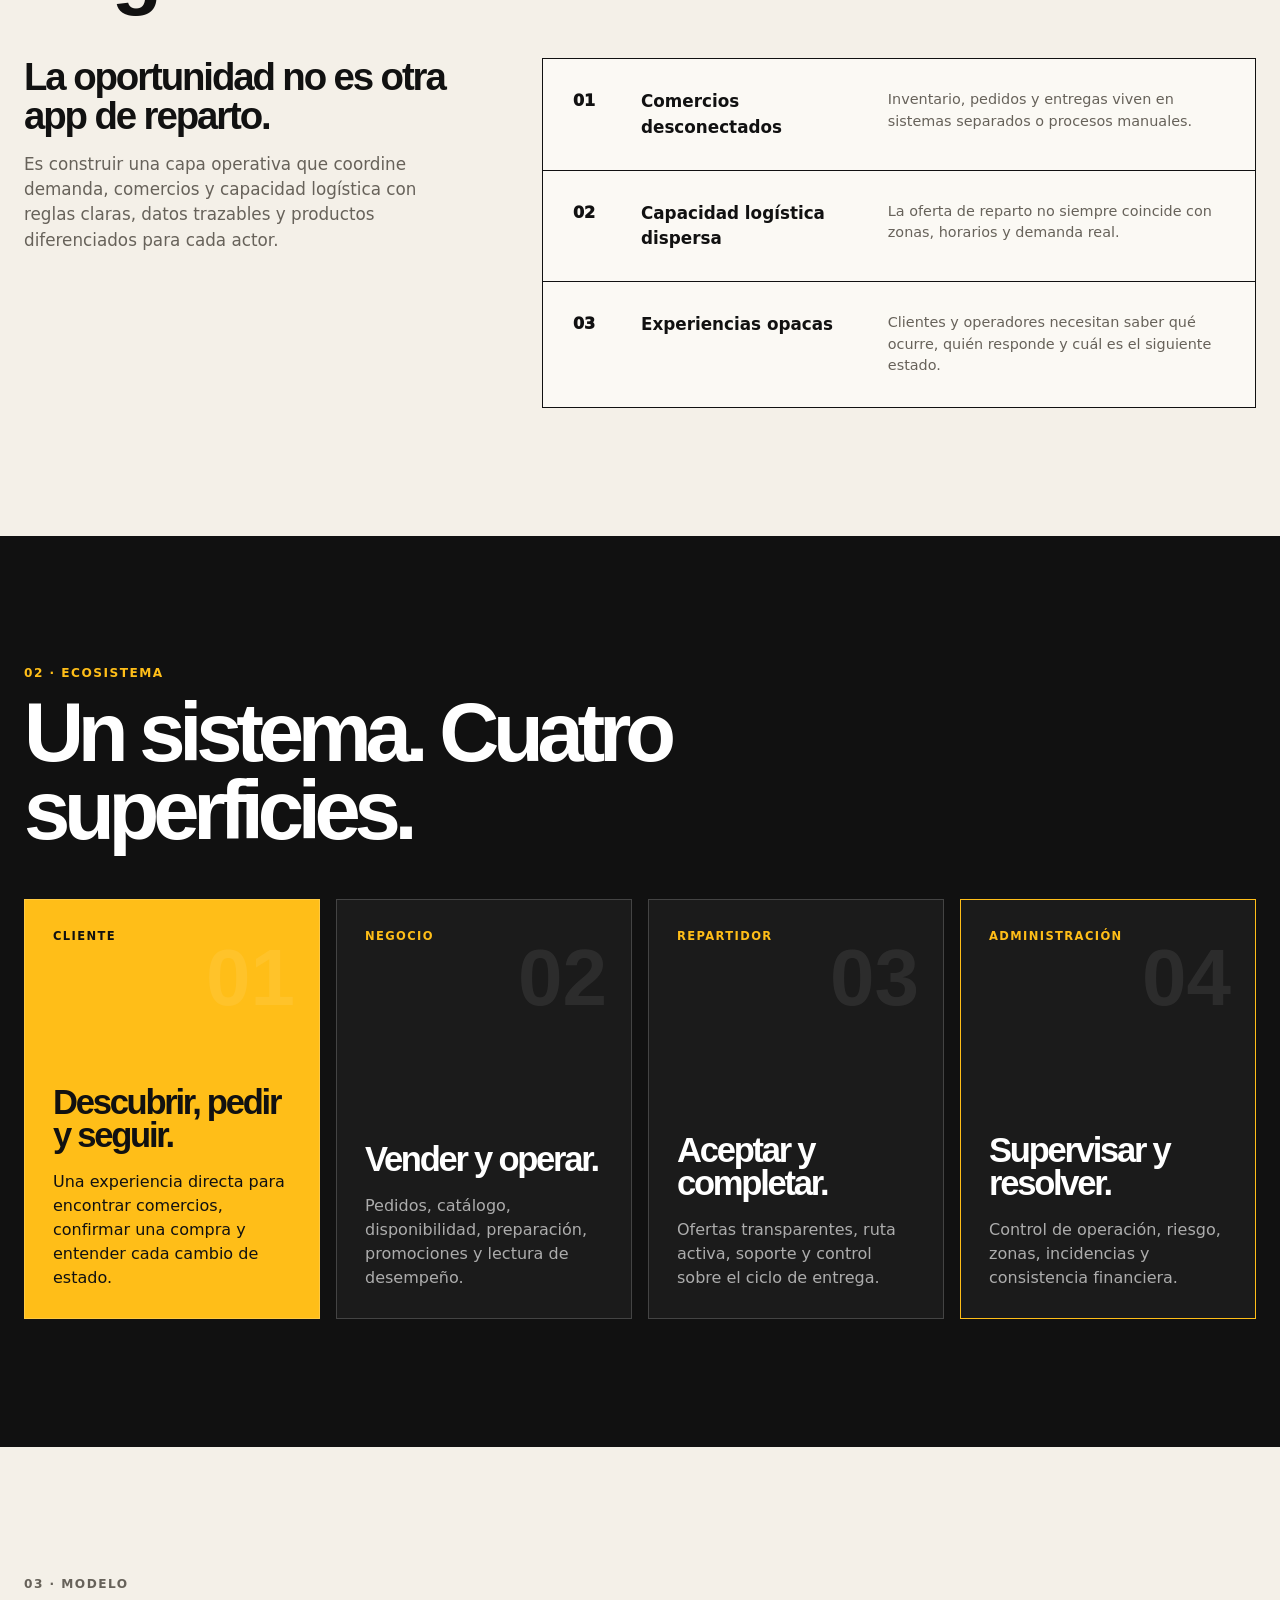
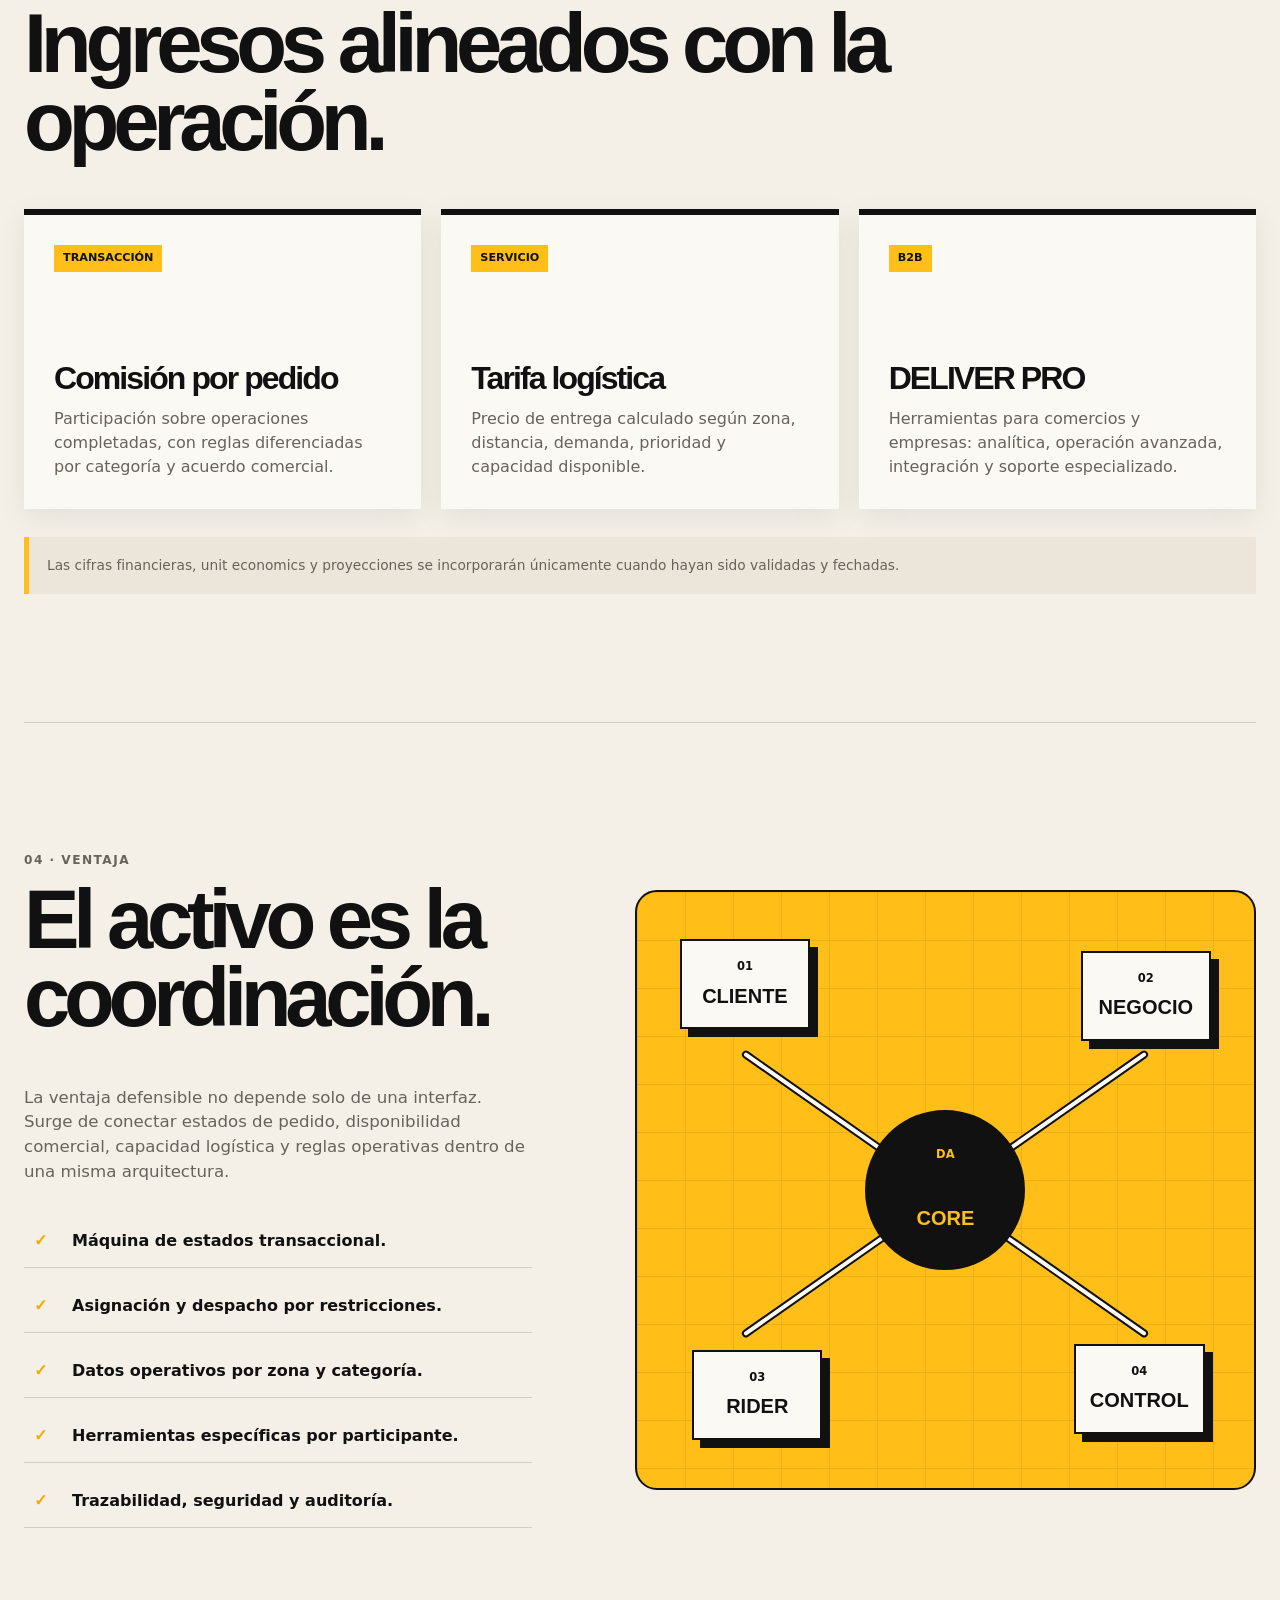
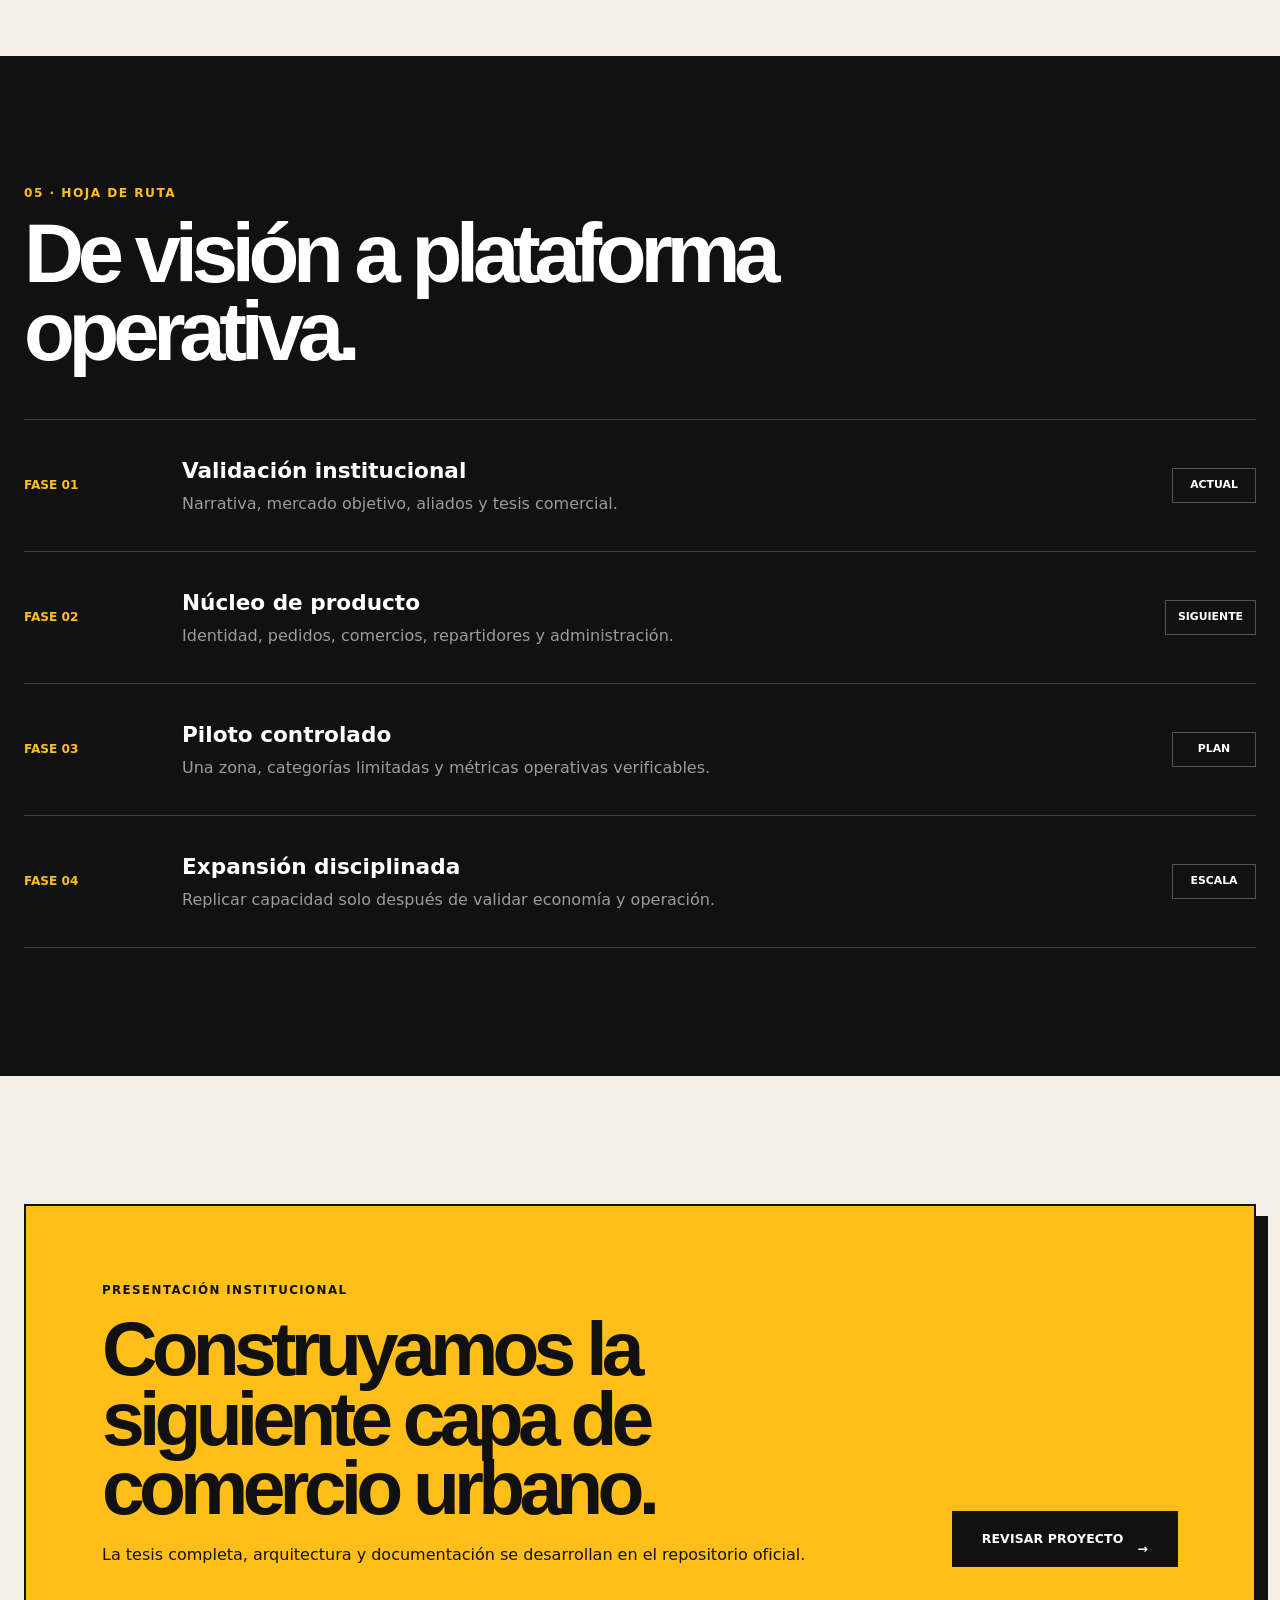
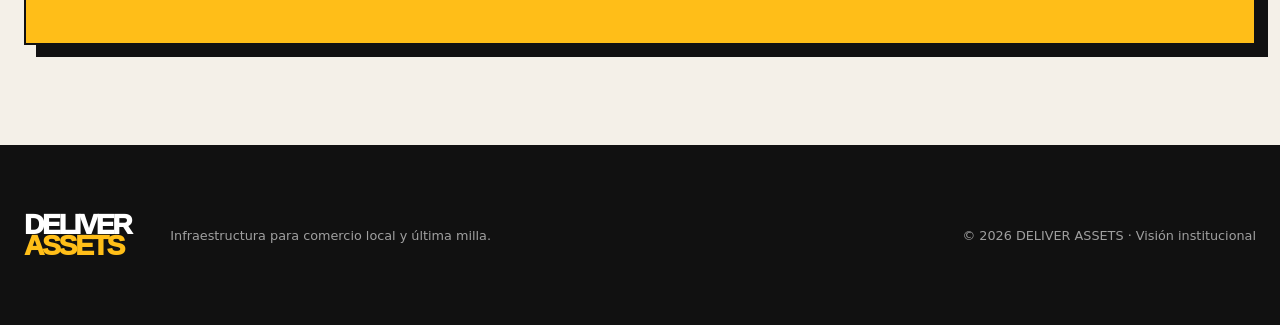
<file: site/index.html>
<!doctype html>
<html lang="es">
  <head>
    <meta charset="utf-8" />
    <meta name="viewport" content="width=device-width, initial-scale=1" />
    <meta name="description" content="DELIVER ASSETS conecta clientes, comercios y repartidores bajo una visión operativa de última milla para ciudades latinoamericanas." />
    <meta name="theme-color" content="#111111" />
    <meta property="og:title" content="DELIVER ASSETS — Infraestructura para la última milla" />
    <meta property="og:description" content="Visión institucional de una plataforma para comercio local, entregas urbanas y operación de última milla." />
    <meta property="og:type" content="website" />
    <title>DELIVER ASSETS — Visión institucional</title>
    <link rel="stylesheet" href="./styles.css" />
    <script src="./script.js" defer></script>
  </head>
  <body>
    <a class="skip-link" href="#contenido">Saltar al contenido</a>

    <div class="vision-banner" role="note">
      <span>VISIÓN DE PRODUCTO</span>
      <strong>Presentación institucional · Sin operaciones ni métricas reales</strong>
    </div>

    <header class="site-header" data-header>
      <div class="utility-bar">
        <p><span aria-hidden="true">⚡</span> Rápido, seguro y confiable. <strong>En todo momento.</strong></p>
        <p>Presentación para inversionistas y aliados</p>
      </div>

      <div class="primary-nav-shell">
        <button class="menu-toggle" type="button" aria-expanded="false" aria-controls="primary-navigation" data-menu-toggle>
          <span class="menu-icon" aria-hidden="true"><i></i><i></i></span>
          <span class="sr-only">Abrir navegación</span>
        </button>

        <a class="brand" href="#inicio" aria-label="DELIVER ASSETS, ir al inicio">
          <span>DELIVER</span>
          <span>ASSETS</span>
        </a>

        <div class="header-actions">
          <a class="button button-ghost" href="#modelo">Ver modelo</a>
          <a class="button button-accent" href="#contacto">Conocer la visión <span aria-hidden="true">→</span></a>
        </div>
      </div>

      <nav class="primary-navigation" id="primary-navigation" aria-label="Navegación principal" data-navigation>
        <a href="#oportunidad">Oportunidad</a>
        <a href="#ecosistema">Ecosistema</a>
        <a href="#modelo">Modelo</a>
        <a href="#ventaja">Ventaja</a>
        <a href="#hoja-ruta">Hoja de ruta</a>
        <a href="#contacto">Contacto</a>
      </nav>
    </header>

    <main id="contenido">
      <section class="hero" id="inicio" aria-labelledby="hero-title">
        <div class="hero-copy">
          <div class="live-chip"><span aria-hidden="true"></span> Visión de operación urbana</div>
          <h1 id="hero-title"><span>DELIVER</span><strong>ASSETS</strong></h1>
          <p class="hero-lead">Una plataforma para conectar personas, comercios y repartidores bajo una operación de última milla medible, escalable y preparada para crecer.</p>
          <div class="hero-actions">
            <a class="button button-accent button-large" href="#oportunidad">Explorar oportunidad <span aria-hidden="true">→</span></a>
            <a class="button button-dark-outline button-large" href="#ecosistema">Entrar al ecosistema</a>
          </div>
          <ul class="hero-trust" aria-label="Principios de producto">
            <li><i aria-hidden="true">⚡</i><span><strong>Velocidad</strong><small>Operación diseñada para reducir fricción.</small></span></li>
            <li><i aria-hidden="true">✓</i><span><strong>Trazabilidad</strong><small>Estados claros para cada participante.</small></span></li>
            <li><i aria-hidden="true">↗</i><span><strong>Escalabilidad</strong><small>Arquitectura pensada por dominios.</small></span></li>
          </ul>
        </div>

        <div class="hero-visual" aria-label="Concepto visual de repartidor y seguimiento móvil">
          <img src="./assets/hero-vision.svg" alt="Repartidor urbano junto a una interfaz móvil de seguimiento de entrega" width="663" height="570" />
          <div class="hero-visual-label"><span>OPERACIÓN</span><strong>EN MOVIMIENTO</strong></div>
        </div>
      </section>

      <section class="category-strip" aria-labelledby="category-title">
        <div class="section-heading compact-heading">
          <p>Mercados iniciales</p>
          <h2 id="category-title">¿Qué mueve la plataforma?</h2>
        </div>
        <div class="category-grid">
          <article><i aria-hidden="true">🍔</i><div><h3>Comida</h3><p>Restaurantes, cafeterías y consumo inmediato.</p></div><span aria-hidden="true">→</span></article>
          <article><i aria-hidden="true">🛒</i><div><h3>Mercado</h3><p>Abastecimiento cotidiano y comercio de cercanía.</p></div><span aria-hidden="true">→</span></article>
          <article><i aria-hidden="true">✚</i><div><h3>Farmacia</h3><p>Bienestar, higiene y productos esenciales.</p></div><span aria-hidden="true">→</span></article>
          <article><i aria-hidden="true">📦</i><div><h3>Envíos</h3><p>Paquetes, documentos y logística urbana.</p></div><span aria-hidden="true">→</span></article>
        </div>
      </section>

      <section class="opportunity section" id="oportunidad" aria-labelledby="opportunity-title">
        <div class="section-heading">
          <p>01 · Oportunidad</p>
          <h2 id="opportunity-title">La última milla sigue fragmentada.</h2>
        </div>
        <div class="opportunity-layout">
          <div class="opportunity-statement">
            <strong>La oportunidad no es otra app de reparto.</strong>
            <p>Es construir una capa operativa que coordine demanda, comercios y capacidad logística con reglas claras, datos trazables y productos diferenciados para cada actor.</p>
          </div>
          <div class="problem-grid">
            <article><span>01</span><h3>Comercios desconectados</h3><p>Inventario, pedidos y entregas viven en sistemas separados o procesos manuales.</p></article>
            <article><span>02</span><h3>Capacidad logística dispersa</h3><p>La oferta de reparto no siempre coincide con zonas, horarios y demanda real.</p></article>
            <article><span>03</span><h3>Experiencias opacas</h3><p>Clientes y operadores necesitan saber qué ocurre, quién responde y cuál es el siguiente estado.</p></article>
          </div>
        </div>
      </section>

      <section class="ecosystem section dark-section" id="ecosistema" aria-labelledby="ecosystem-title">
        <div class="section-heading light-heading">
          <p>02 · Ecosistema</p>
          <h2 id="ecosystem-title">Un sistema. Cuatro superficies.</h2>
        </div>
        <div class="ecosystem-grid">
          <article class="ecosystem-card accent-yellow"><span>CLIENTE</span><h3>Descubrir, pedir y seguir.</h3><p>Una experiencia directa para encontrar comercios, confirmar una compra y entender cada cambio de estado.</p><b>01</b></article>
          <article class="ecosystem-card"><span>NEGOCIO</span><h3>Vender y operar.</h3><p>Pedidos, catálogo, disponibilidad, preparación, promociones y lectura de desempeño.</p><b>02</b></article>
          <article class="ecosystem-card"><span>REPARTIDOR</span><h3>Aceptar y completar.</h3><p>Ofertas transparentes, ruta activa, soporte y control sobre el ciclo de entrega.</p><b>03</b></article>
          <article class="ecosystem-card accent-outline"><span>ADMINISTRACIÓN</span><h3>Supervisar y resolver.</h3><p>Control de operación, riesgo, zonas, incidencias y consistencia financiera.</p><b>04</b></article>
        </div>
      </section>

      <section class="model section" id="modelo" aria-labelledby="model-title">
        <div class="section-heading">
          <p>03 · Modelo</p>
          <h2 id="model-title">Ingresos alineados con la operación.</h2>
        </div>
        <div class="model-grid">
          <article><span>Transacción</span><h3>Comisión por pedido</h3><p>Participación sobre operaciones completadas, con reglas diferenciadas por categoría y acuerdo comercial.</p></article>
          <article><span>Servicio</span><h3>Tarifa logística</h3><p>Precio de entrega calculado según zona, distancia, demanda, prioridad y capacidad disponible.</p></article>
          <article><span>B2B</span><h3>DELIVER PRO</h3><p>Herramientas para comercios y empresas: analítica, operación avanzada, integración y soporte especializado.</p></article>
        </div>
        <p class="model-note">Las cifras financieras, unit economics y proyecciones se incorporarán únicamente cuando hayan sido validadas y fechadas.</p>
      </section>

      <section class="advantage section split-section" id="ventaja" aria-labelledby="advantage-title">
        <div class="advantage-copy">
          <div class="section-heading">
            <p>04 · Ventaja</p>
            <h2 id="advantage-title">El activo es la coordinación.</h2>
          </div>
          <p>La ventaja defensible no depende solo de una interfaz. Surge de conectar estados de pedido, disponibilidad comercial, capacidad logística y reglas operativas dentro de una misma arquitectura.</p>
          <ul class="check-list">
            <li>Máquina de estados transaccional.</li>
            <li>Asignación y despacho por restricciones.</li>
            <li>Datos operativos por zona y categoría.</li>
            <li>Herramientas específicas por participante.</li>
            <li>Trazabilidad, seguridad y auditoría.</li>
          </ul>
        </div>
        <div class="system-map" aria-label="Diagrama conceptual del sistema">
          <div class="system-node node-core"><span>DA</span><strong>CORE</strong></div>
          <div class="system-node node-customer"><span>01</span><strong>CLIENTE</strong></div>
          <div class="system-node node-merchant"><span>02</span><strong>NEGOCIO</strong></div>
          <div class="system-node node-rider"><span>03</span><strong>RIDER</strong></div>
          <div class="system-node node-admin"><span>04</span><strong>CONTROL</strong></div>
          <i class="system-line line-a" aria-hidden="true"></i>
          <i class="system-line line-b" aria-hidden="true"></i>
          <i class="system-line line-c" aria-hidden="true"></i>
          <i class="system-line line-d" aria-hidden="true"></i>
        </div>
      </section>

      <section class="roadmap section dark-section" id="hoja-ruta" aria-labelledby="roadmap-title">
        <div class="section-heading light-heading">
          <p>05 · Hoja de ruta</p>
          <h2 id="roadmap-title">De visión a plataforma operativa.</h2>
        </div>
        <ol class="roadmap-list">
          <li><span>FASE 01</span><div><h3>Validación institucional</h3><p>Narrativa, mercado objetivo, aliados y tesis comercial.</p></div><b>ACTUAL</b></li>
          <li><span>FASE 02</span><div><h3>Núcleo de producto</h3><p>Identidad, pedidos, comercios, repartidores y administración.</p></div><b>SIGUIENTE</b></li>
          <li><span>FASE 03</span><div><h3>Piloto controlado</h3><p>Una zona, categorías limitadas y métricas operativas verificables.</p></div><b>PLAN</b></li>
          <li><span>FASE 04</span><div><h3>Expansión disciplinada</h3><p>Replicar capacidad solo después de validar economía y operación.</p></div><b>ESCALA</b></li>
        </ol>
      </section>

      <section class="contact section" id="contacto" aria-labelledby="contact-title">
        <div class="contact-panel">
          <div>
            <p>Presentación institucional</p>
            <h2 id="contact-title">Construyamos la siguiente capa de comercio urbano.</h2>
            <span>La tesis completa, arquitectura y documentación se desarrollan en el repositorio oficial.</span>
          </div>
          <a class="button button-accent button-large" href="https://github.com/morimilpabfelon-cell/DELIVER-ASESSET-prime">Revisar proyecto <span aria-hidden="true">→</span></a>
        </div>
      </section>
    </main>

    <footer class="site-footer">
      <a class="brand footer-brand" href="#inicio"><span>DELIVER</span><span>ASSETS</span></a>
      <p>Infraestructura para comercio local y última milla.</p>
      <p>© <span data-year></span> DELIVER ASSETS · Visión institucional</p>
    </footer>
  </body>
</html>
</file>
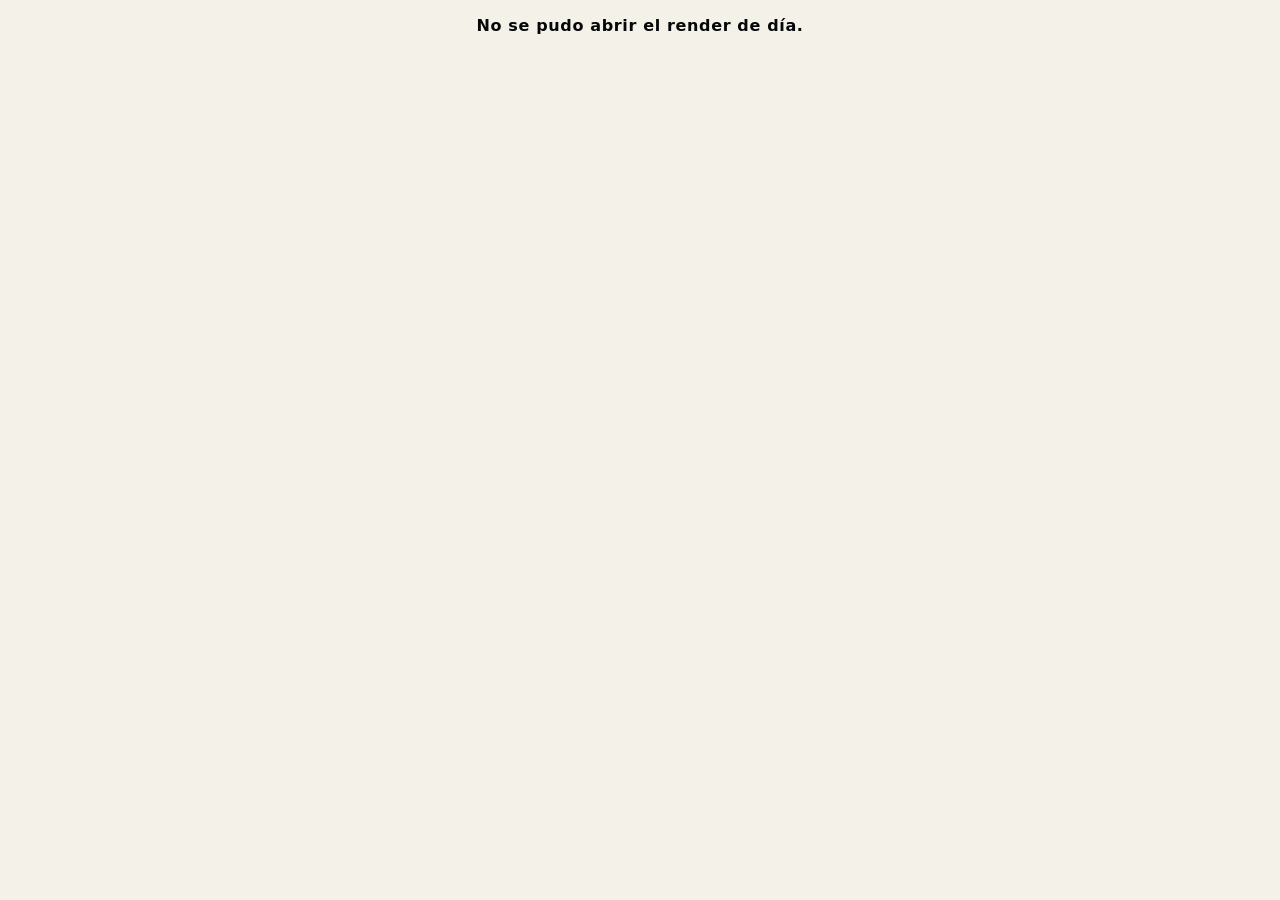
<file: day.html>
<!doctype html>
<html lang="es" data-theme="day">
  <head>
    <meta charset="utf-8" />
    <meta name="viewport" content="width=device-width, initial-scale=1" />
    <meta name="robots" content="noindex, follow" />
    <meta name="theme-color" content="#f4f1e8" />
    <title>DELIVER ASSETS — DAY FINAL</title>
    <style>
      html, body { min-height: 100%; margin: 0; background: #f4f1e8; font-family: Inter, system-ui, sans-serif; }
      body { display: grid; place-items: center; color: #060708; }
      p { font-weight: 800; letter-spacing: .04em; }
    </style>
  </head>
  <body>
    <p>CARGANDO DAY FINAL…</p>
    <script>
      const daySource = 'https://raw.githubusercontent.com/morimilpabfelon-cell/DELIVER-ASESSET-prime/53791ae703a656f2f510e122cc387120324c3f40/index.html';
      fetch(daySource, { cache: 'force-cache' })
        .then((response) => {
          if (!response.ok) throw new Error(`No se pudo cargar el master de día (${response.status})`);
          return response.text();
        })
        .then((source) => {
          const themed = source
            .replace('<html lang="es">', '<html lang="es" data-theme="day">')
            .replace('<title>DELIVER ASSETS — Pide. Mira. Recibe.</title>', '<title>DELIVER ASSETS — DAY FINAL</title>');
          document.open();
          document.write(themed);
          document.close();
        })
        .catch((error) => {
          document.body.replaceChildren();
          const message = document.createElement('p');
          message.textContent = 'No se pudo abrir el render de día.';
          document.body.append(message);
          console.error('[deliver-day]', error);
        });
    </script>
    <noscript><p>Activa JavaScript para abrir el render de día.</p></noscript>
  </body>
</html>
</file>
<file: editorial-production.css>
:root{--cream:#f4e9c6;--cream-soft:#fff8e4;--paper:#f7edcf;--blue:#1155cc;--blue-deep:#073d9d;--yellow:#ffd233;--red:#e53935;--ink:#111;--white:#fffdf5;--line:rgba(17,17,17,.22);--shadow:0 26px 60px rgba(17,17,17,.14);--shell:min(1320px,calc(100% - 48px));--display:"Arial Narrow","Roboto Condensed",Impact,Haettenschweiler,sans-serif;--body:Inter,ui-sans-serif,system-ui,-apple-system,BlinkMacSystemFont,"Segoe UI",sans-serif}*{box-sizing:border-box}html{scroll-behavior:smooth;scroll-padding-top:96px}body{margin:0;overflow-x:hidden;background:radial-gradient(circle at 15% 6%,rgba(255,210,51,.28),transparent 22rem),var(--cream);color:var(--ink);font-family:var(--body);text-rendering:optimizeLegibility}body:before{content:"";position:fixed;inset:0;z-index:9999;pointer-events:none;opacity:.12;background-image:radial-gradient(circle,rgba(17,17,17,.65) 0 .55px,transparent .75px),radial-gradient(circle,rgba(229,57,53,.4) 0 .45px,transparent .65px);background-position:0 0,7px 11px;background-size:8px 8px,13px 13px;mix-blend-mode:multiply}body.dialog-open{overflow:hidden}button,input,select,textarea{font:inherit}button{color:inherit}a{color:inherit;text-decoration:none}img,svg{max-width:100%;display:block}p{line-height:1.55}.sr-only{position:absolute;width:1px;height:1px;padding:0;margin:-1px;overflow:hidden;clip:rect(0,0,0,0);white-space:nowrap;border:0}.skip-link{position:fixed;z-index:10000;top:12px;left:12px;padding:12px 16px;background:var(--ink);color:var(--yellow);font-weight:900;transform:translateY(-180%)}.skip-link:focus{transform:translateY(0)}:focus-visible{outline:4px solid var(--red);outline-offset:4px}.section-shell{width:var(--shell);margin-inline:auto}.eyebrow{margin:0;color:var(--red);font-size:.78rem;font-weight:900;letter-spacing:.16em;text-transform:uppercase}.button{min-height:52px;padding:0 22px;display:inline-flex;align-items:center;justify-content:center;border:2px solid var(--ink);border-radius:8px;font-size:.78rem;font-weight:900;letter-spacing:.04em;text-transform:uppercase;box-shadow:5px 5px 0 var(--ink);cursor:pointer;transition:transform .16s ease,box-shadow .16s ease}.button:hover{transform:translate(-2px,-2px);box-shadow:8px 8px 0 var(--ink)}.button:active{transform:translate(2px,2px);box-shadow:2px 2px 0 var(--ink)}.button-red{background:var(--red);color:var(--white)}.button-blue{background:var(--blue);color:var(--white)}.button-dark{background:var(--ink);color:var(--yellow)}.reveal{opacity:0;transform:translateY(28px);transition:opacity .7s ease,transform .7s ease}.reveal.is-visible{opacity:1;transform:none}.ticker{height:38px;overflow:hidden;border-bottom:2px solid var(--ink);background:var(--yellow)}.ticker-track{width:max-content;height:100%;display:flex;align-items:center;gap:24px;padding-inline:20px;font-size:.72rem;font-weight:900;letter-spacing:.08em;animation:ticker 28s linear infinite}.ticker i{color:var(--red);font-style:normal}@keyframes ticker{to{transform:translateX(-50%)}}.site-header{position:sticky;z-index:100;top:0;border-bottom:2px solid var(--ink);background:rgba(244,233,198,.94);backdrop-filter:blur(16px)}.header-inner{width:var(--shell);min-height:78px;margin-inline:auto;display:grid;grid-template-columns:auto 1fr auto;align-items:center;gap:28px}.brand{display:inline-flex;align-items:center;gap:10px}.brand img{width:48px;height:46px;object-fit:contain}.brand span{display:grid;line-height:.82;font-family:var(--display);font-size:1.55rem;letter-spacing:-.03em}.brand strong{color:var(--blue)}.primary-nav{justify-self:center;display:flex;gap:26px}.primary-nav a{position:relative;padding-block:10px;font-size:.75rem;font-weight:900;text-transform:uppercase}.primary-nav a:after{content:"";position:absolute;right:0;bottom:2px;left:0;height:3px;background:var(--red);transform:scaleX(0);transform-origin:left;transition:transform .18s ease}.primary-nav a:hover:after,.primary-nav a:focus-visible:after{transform:scaleX(1)}.menu-button{display:none;width:48px;height:48px;border:0;background:transparent;cursor:pointer}.menu-button>span:not(.sr-only){width:28px;height:3px;margin:6px auto;display:block;background:var(--ink);transition:transform .18s ease}.hero{min-height:730px;padding-block:42px 76px;display:grid;grid-template-columns:minmax(0,.92fr) minmax(520px,1.08fr);gap:42px;align-items:stretch}.hero-copy{padding:54px 0 20px;display:flex;flex-direction:column}.hero h1{margin:18px 0 22px;font-family:var(--display);font-size:clamp(5rem,10vw,9.5rem);letter-spacing:-.055em;line-height:.74;text-transform:uppercase}.hero h1 span,.hero h1 strong{display:block}.hero h1 span{color:var(--blue)}.hero h1 strong{color:var(--red)}.hero-lead{max-width:640px;margin:0;font-size:clamp(1.05rem,2vw,1.35rem);font-weight:650}.hero-tracking{margin-top:34px}.hero-tracking>label,.tracking-form>label{display:block;margin-bottom:9px;font-size:.8rem;font-weight:900;text-transform:uppercase}.tracking-input{display:flex;max-width:610px}.tracking-input input{min-width:0;flex:1;height:58px;padding:0 18px;border:2px solid var(--ink);border-right:0;border-radius:8px 0 0 8px;background:var(--white);color:var(--ink);font-weight:800}.tracking-input .button{min-height:58px;border-radius:0 8px 8px 0;box-shadow:none}.hero-tracking small{max-width:610px;margin-top:10px;display:block;color:rgba(17,17,17,.68);font-size:.74rem}.hero-points{margin:auto 0 0;padding:34px 0 0;display:grid;grid-template-columns:repeat(3,1fr);gap:12px;border-top:2px dashed var(--red);list-style:none}.hero-points li{display:grid;gap:4px}.hero-points b{color:var(--blue);font-family:var(--display);font-size:1.35rem}.hero-points span{font-size:.78rem;font-weight:650}.hero-visual{position:relative;min-height:650px;overflow:hidden;border:2px solid var(--ink);border-radius:24px;background:linear-gradient(145deg,rgba(255,210,51,.98),rgba(244,233,198,.9) 58%),var(--cream);box-shadow:var(--shadow),10px 10px 0 var(--blue)}.hero-visual:before{content:"";position:absolute;inset:0;background:repeating-linear-gradient(166deg,transparent 0 23px,rgba(17,85,204,.08) 24px 26px),radial-gradient(circle at 72% 26%,rgba(17,85,204,.18),transparent 18rem)}.sun{position:absolute;top:54px;right:88px;width:210px;height:210px;border-radius:50%;background:var(--yellow);box-shadow:0 0 0 14px rgba(255,210,51,.24)}.city-map{position:absolute;inset:20px 4px 6px;color:var(--blue)}.skyline rect,.skyline path{fill:var(--blue);stroke:var(--blue)}.route-shadow{fill:none;stroke:var(--cream-soft);stroke-width:18;stroke-linecap:round;opacity:.72}.route{fill:none;stroke:var(--red);stroke-width:9;stroke-linecap:round;stroke-dasharray:20 14;animation:routeMove 8s linear infinite}@keyframes routeMove{to{stroke-dashoffset:-136}}.pins path{fill:var(--red)}.pins circle{fill:var(--cream)}.parcel{fill:var(--cream-soft);stroke:var(--ink);stroke-width:2;animation:float 4.8s ease-in-out infinite}.parcel-two{animation-delay:-1.8s}@keyframes float{50%{transform:translateY(-13px)}}.van{fill:var(--blue);stroke:var(--ink);stroke-width:4}.van circle{fill:var(--ink)}.van-mark{fill:var(--red);stroke:none}.scooter{fill:var(--blue);stroke:var(--ink);stroke-width:5}.scooter circle{fill:var(--ink)}.scooter-box{fill:var(--blue-deep)}.visual-card{position:absolute;z-index:2;min-width:150px;padding:14px 16px;border:2px solid var(--ink);border-radius:10px;background:var(--white);box-shadow:6px 6px 0 var(--ink)}.visual-card span,.visual-card small{display:block;font-size:.67rem;font-weight:800;text-transform:uppercase}.visual-card strong{display:block;margin-block:3px;color:var(--blue);font-family:var(--display);font-size:1.7rem}.eta-card{top:28px;left:28px}.status-card{right:30px;bottom:34px}.brand-stamp{position:absolute;right:28px;top:26px;width:96px;height:88px;display:grid;place-items:center;border:2px solid var(--ink);background:var(--yellow);transform:rotate(2deg)}.brand-stamp img{width:76px;height:74px}.service-section,.tracking-section,.business-section,.safety-section{padding-block:100px}.section-heading{max-width:850px}.section-heading h2,.tracking-copy h2,.coverage-copy h2,.business-copy h2,.rider-copy h2,.faq-copy h2{margin:16px 0 18px;color:var(--blue);font-family:var(--display);font-size:clamp(3.6rem,7vw,7rem);letter-spacing:-.045em;line-height:.82;text-transform:uppercase}.section-heading>p:last-child{max-width:720px;font-size:1.05rem}.service-grid{margin-top:42px;display:grid;grid-template-columns:repeat(4,1fr);gap:18px}.service-card{position:relative;min-height:360px;padding:26px 24px;display:flex;flex-direction:column;border:2px solid var(--ink);border-radius:16px;background:var(--cream-soft);box-shadow:6px 6px 0 var(--ink);transition:transform .2s ease,background .2s ease}.service-card:hover{transform:translateY(-7px) rotate(-.3deg);background:var(--yellow)}.card-index{position:absolute;top:18px;right:18px;color:var(--red);font-family:var(--display);font-size:1.6rem}.service-card svg{width:72px;height:72px;margin:24px 0 28px;fill:none;stroke:var(--blue);stroke-width:3;stroke-linecap:round;stroke-linejoin:round}.service-card h3{margin:0;color:var(--blue);font-family:var(--display);font-size:2.1rem;line-height:.9}.service-card p{margin:14px 0 20px;font-size:.92rem}.service-card a{margin-top:auto;display:flex;justify-content:space-between;gap:12px;border-top:2px dashed var(--red);padding-top:16px;font-size:.78rem;font-weight:900;text-transform:uppercase}.process-section{padding-block:100px;background:var(--blue);color:var(--white)}.section-heading.light h2{color:var(--yellow)}.section-heading.light .eyebrow{color:var(--white)}.process-grid{margin:46px 0 0;padding:0;display:grid;grid-template-columns:repeat(3,1fr);gap:20px;list-style:none}.process-card{min-height:330px;padding:30px;display:flex;flex-direction:column;border:2px solid var(--white);border-radius:18px;background:var(--blue-deep);box-shadow:8px 8px 0 rgba(17,17,17,.9)}.process-card.featured{background:var(--yellow);color:var(--ink);transform:rotate(-1deg)}.process-card span{color:var(--red);font-family:var(--display);font-size:2rem}.process-card h3{margin:auto 0 10px;font-family:var(--display);font-size:4.3rem;line-height:.8}.process-card p{margin:0;max-width:250px}.tracking-section{display:grid;grid-template-columns:.82fr 1.18fr;gap:56px;align-items:center}.tracking-copy>p:not(.eyebrow){max-width:620px}.tracking-form{margin-top:28px}.tracking-result{margin-top:28px;padding:20px;display:grid;gap:5px;border:2px solid var(--ink);border-radius:12px;background:var(--yellow);box-shadow:6px 6px 0 var(--ink)}.tracking-result span{font-size:.75rem;font-weight:900;letter-spacing:.12em}.tracking-result strong{color:var(--blue);font-family:var(--display);font-size:2.5rem}.tracking-result small{font-weight:650}.tracking-panel{overflow:hidden;border:2px solid var(--ink);border-radius:22px;background:var(--white);box-shadow:var(--shadow),10px 10px 0 var(--red)}.map-panel{position:relative;height:420px;overflow:hidden;background:#f9efcf}.map-grid-css{position:absolute;inset:0;opacity:.72;background-image:linear-gradient(rgba(17,85,204,.22) 2px,transparent 2px),linear-gradient(90deg,rgba(17,85,204,.22) 2px,transparent 2px),linear-gradient(30deg,transparent 46%,rgba(17,85,204,.14) 47% 49%,transparent 50%);background-size:48px 48px,48px 48px,90px 90px;transform:rotate(-4deg) scale(1.12)}.map-panel svg{position:absolute;inset:20px;width:calc(100% - 40px);height:calc(100% - 40px)}.route-demo{fill:none;stroke:var(--red);stroke-width:10;stroke-linecap:round;stroke-dasharray:12 14}.route-pin path{fill:var(--red)}.route-pin circle{fill:var(--cream)}.rider-marker{fill:var(--blue);stroke:var(--ink);stroke-width:3;transition:transform .8s cubic-bezier(.2,.8,.2,1)}.status-timeline{margin:0;padding:26px;display:grid;grid-template-columns:repeat(4,1fr);list-style:none}.status-timeline li{position:relative;min-width:0;display:flex;gap:10px;align-items:flex-start}.status-timeline li:not(:last-child):after{content:"";position:absolute;top:10px;left:22px;right:0;height:3px;background:rgba(17,17,17,.18)}.status-timeline i{position:relative;z-index:1;flex:0 0 auto;width:20px;height:20px;border:3px solid var(--ink);border-radius:50%;background:var(--white)}.status-timeline .is-complete i,.status-timeline .is-active i{background:var(--red)}.status-timeline .is-active b{color:var(--red)}.status-timeline span{display:grid;gap:4px}.status-timeline b{font-size:.68rem}.status-timeline small{color:rgba(17,17,17,.62);font-size:.63rem}.coverage-section{padding-block:110px;border-block:2px solid var(--ink);background:var(--yellow)}.coverage-grid,.rider-grid{display:grid;grid-template-columns:1.1fr .9fr;gap:58px;align-items:center}.coverage-art{position:relative;min-height:520px;overflow:hidden;border:2px solid var(--ink);border-radius:22px;background:var(--cream-soft);box-shadow:10px 10px 0 var(--blue)}.coverage-art:before{content:"";position:absolute;inset:0;background:repeating-radial-gradient(circle at 50% 70%,rgba(17,85,204,.28) 0 2px,transparent 3px 13px);opacity:.22}.coverage-sun{position:absolute;top:44px;right:70px;width:170px;height:170px;border-radius:50%;background:var(--yellow)}.coverage-city{position:absolute;right:36px;bottom:52px;left:36px;height:270px;display:flex;align-items:flex-end;gap:14px}.coverage-city i{flex:1;height:var(--h);background:var(--blue);border:2px solid var(--ink)}.coverage-art svg{position:absolute;inset:60px 30px 40px;width:calc(100% - 60px);height:calc(100% - 100px)}.coverage-art svg path{fill:none;stroke:var(--red);stroke-width:10;stroke-dasharray:18 13}.coverage-art svg circle{fill:var(--red);stroke:var(--cream);stroke-width:6}.coverage-list{margin-top:28px;display:grid;gap:12px}.coverage-list article{padding:17px;display:grid;grid-template-columns:82px 1fr;gap:3px 16px;border:2px solid var(--ink);background:var(--cream-soft)}.coverage-list span{grid-row:span 2;align-self:center;color:var(--red);font-size:.72rem;font-weight:900}.coverage-list b{color:var(--blue)}.coverage-list small{color:rgba(17,17,17,.66)}.business-section{display:grid;grid-template-columns:.78fr 1.22fr;gap:52px;align-items:center}.check-list{margin:28px 0 34px;padding:0;display:grid;gap:12px;list-style:none}.check-list li{position:relative;padding-left:32px;font-weight:750}.check-list li:before{content:"✓";position:absolute;left:0;color:var(--red);font-weight:1000}.dashboard{min-height:590px;display:grid;grid-template-columns:170px 1fr;overflow:hidden;border:2px solid var(--ink);border-radius:20px;background:var(--white);box-shadow:var(--shadow),10px 10px 0 var(--blue)}.dashboard aside{padding:20px 14px;display:flex;flex-direction:column;gap:8px;border-right:2px solid var(--ink);background:var(--yellow)}.dash-brand{margin-bottom:24px;display:flex;align-items:center;gap:8px}.dash-brand img{width:38px;height:37px}.dashboard aside button{padding:11px 10px;border:0;border-radius:7px;background:transparent;text-align:left;font-size:.74rem;font-weight:850;cursor:pointer}.dashboard aside button.is-active{background:var(--ink);color:var(--yellow)}.dash-main{padding:24px}.dash-head{display:flex;align-items:center;justify-content:space-between}.dash-head small{color:var(--red);font-weight:900}.dash-head h3{margin:2px 0 0;font-family:var(--display);font-size:2.6rem}.dash-head>span{padding:7px 10px;border:2px solid var(--ink);background:var(--cream);font-size:.65rem;font-weight:900}.metric-grid{margin-top:18px;display:grid;grid-template-columns:repeat(3,1fr);gap:12px}.metric-grid article{padding:16px;border:1px solid var(--line);border-radius:10px}.metric-grid small,.metric-grid span{display:block;color:rgba(17,17,17,.62);font-size:.65rem}.metric-grid strong{display:block;color:var(--blue);font-family:var(--display);font-size:2.3rem}.dash-chart{margin-top:18px;display:grid;grid-template-columns:1fr 1fr;gap:14px}.bars,.dash-map{height:260px;padding:20px;border:1px solid var(--line);border-radius:10px;background:#fbf4de}.bars{display:flex;align-items:flex-end;gap:10px}.bars i{flex:1;height:var(--v);background:var(--blue);border-radius:5px 5px 0 0}.dash-map{position:relative;overflow:hidden;background-image:linear-gradient(rgba(17,85,204,.17) 1px,transparent 1px),linear-gradient(90deg,rgba(17,85,204,.17) 1px,transparent 1px);background-size:28px 28px}.dash-map span{position:absolute;width:16px;height:16px;border-radius:50%;background:var(--red);border:4px solid var(--cream)}.dash-map span:nth-child(1){top:34px;right:42px}.dash-map span:nth-child(2){top:118px;left:84px}.dash-map span:nth-child(3){bottom:36px;left:36px}.dash-map svg{position:absolute;inset:18px;width:calc(100% - 36px);height:calc(100% - 36px)}.dash-map path{fill:none;stroke:var(--red);stroke-width:7;stroke-dasharray:10 8}.rider-section{padding-block:110px;background:var(--red);color:var(--white)}.rider-grid{grid-template-columns:1fr 1fr;gap:60px}.rider-poster{position:relative;min-height:640px;overflow:hidden;border:2px solid var(--ink);border-radius:22px;background:var(--yellow);color:var(--blue);box-shadow:10px 10px 0 var(--ink)}.rider-poster>p{margin:34px;font-family:var(--display);font-size:clamp(5rem,8vw,8.8rem);line-height:.68;letter-spacing:-.05em}.rider-poster>span{position:absolute;right:26px;bottom:20px;left:26px;padding-top:12px;border-top:2px dashed var(--red);color:var(--ink);font-size:.72rem;font-weight:900}.rider-illustration{position:absolute;right:26px;bottom:68px;width:56%;height:58%}.rider-illustration i{position:absolute;display:block;border:3px solid var(--ink);background:var(--blue)}.helmet{top:2%;left:36%;width:74px;height:74px;border-radius:50%}.body{top:18%;left:20%;width:150px;height:190px;border-radius:70px 60px 18px 18px;transform:rotate(-12deg)}.bag{top:20%;right:4%;width:145px;height:140px;background:var(--blue-deep)!important}.wheel{bottom:2%;width:92px;height:92px;border-radius:50%;background:var(--ink)!important}.wheel.one{left:8%}.wheel.two{right:4%}.rider-copy h2{color:var(--yellow)}.rider-benefits{margin:30px 0;display:grid;gap:12px}.rider-benefits article{padding:16px 0;display:grid;grid-template-columns:120px 1fr;border-top:2px solid rgba(255,255,255,.45)}.rider-benefits b{color:var(--yellow);font-family:var(--display);font-size:1.5rem}.safety-grid{margin-top:42px;display:grid;grid-template-columns:repeat(4,1fr);gap:18px}.safety-grid article{min-height:270px;padding:24px;border:2px solid var(--ink);border-radius:14px;background:var(--cream-soft);box-shadow:5px 5px 0 var(--ink)}.safety-grid span{color:var(--red);font-family:var(--display);font-size:1.8rem}.safety-grid h3{margin:58px 0 12px;color:var(--blue);font-family:var(--display);font-size:2rem}.safety-grid p{margin:0;font-size:.9rem}.faq-section{padding-block:110px;border-block:2px solid var(--ink);background:var(--blue);color:var(--white)}.faq-grid{display:grid;grid-template-columns:.7fr 1.3fr;gap:70px}.faq-copy h2{color:var(--yellow)}.accordion{border-top:2px solid var(--white)}.accordion article{border-bottom:2px solid rgba(255,255,255,.55)}.accordion h3{margin:0}.accordion button{width:100%;padding:24px 0;display:flex;justify-content:space-between;gap:24px;border:0;background:transparent;color:var(--white);text-align:left;font-size:1rem;font-weight:850;cursor:pointer}.accordion button span{color:var(--yellow);font-size:1.5rem}.accordion article>div{padding:0 0 24px}.accordion p{margin:0;max-width:720px;color:rgba(255,255,255,.82)}.final-cta{padding-block:110px;background:var(--yellow);text-align:center}.final-cta img{width:118px;margin:0 auto 12px}.final-cta h2{margin:15px 0;color:var(--blue);font-family:var(--display);font-size:clamp(4rem,9vw,9rem);line-height:.8}.final-cta p:not(.eyebrow){max-width:720px;margin:0 auto 30px;font-weight:650}.site-footer{padding:64px 0 28px;background:var(--ink);color:var(--white)}.footer-grid{display:grid;grid-template-columns:1.5fr repeat(3,1fr);gap:48px}.footer-brand{display:flex;gap:14px;align-items:flex-start}.footer-brand img{width:66px}.footer-brand div{display:grid;line-height:.9;font-family:var(--display);font-size:1.8rem}.footer-brand strong{color:var(--yellow)}.footer-brand small{margin-top:14px;color:rgba(255,255,255,.58);font-family:var(--body);font-size:.74rem;line-height:1.3}.footer-grid>div:not(.footer-brand){display:grid;align-content:start;gap:10px}.footer-grid>div>b{color:var(--yellow);font-size:.75rem}.footer-grid a,.footer-grid button{width:max-content;padding:0;border:0;background:transparent;color:rgba(255,255,255,.72);font-size:.8rem;cursor:pointer}.footer-bottom{margin-top:46px;padding-top:22px;display:flex;justify-content:space-between;border-top:1px solid rgba(255,255,255,.22);color:rgba(255,255,255,.52);font-size:.7rem}.contact-dialog{width:min(620px,calc(100% - 28px));padding:34px;border:2px solid var(--ink);border-radius:18px;background:var(--cream-soft);color:var(--ink);box-shadow:12px 12px 0 var(--blue)}.contact-dialog::backdrop{background:rgba(17,17,17,.78);backdrop-filter:blur(4px)}.dialog-close{position:absolute;top:14px;right:16px;width:40px;height:40px;border:2px solid var(--ink);border-radius:50%;background:var(--yellow);font-size:1.5rem;cursor:pointer}.contact-dialog>img{width:72px}.contact-dialog h2{margin:12px 0 8px;color:var(--blue);font-family:var(--display);font-size:4rem;line-height:.85}.contact-dialog form{margin-top:22px;display:grid;grid-template-columns:1fr 1fr;gap:14px}.contact-dialog label{display:grid;gap:6px;font-size:.72rem;font-weight:900;text-transform:uppercase}.contact-dialog label:has(textarea),.contact-dialog form .button{grid-column:1/-1}.contact-dialog input,.contact-dialog select,.contact-dialog textarea{width:100%;padding:12px;border:2px solid var(--ink);border-radius:7px;background:var(--white);color:var(--ink)}.form-note{min-height:24px;margin-bottom:0;color:var(--blue);font-weight:800}.toast{position:fixed;z-index:1000;right:20px;bottom:20px;max-width:min(360px,calc(100% - 40px));padding:14px 18px;border:2px solid var(--ink);background:var(--yellow);box-shadow:6px 6px 0 var(--ink);font-size:.82rem;font-weight:800;opacity:0;transform:translateY(20px);pointer-events:none;transition:opacity .2s ease,transform .2s ease}.toast.is-visible{opacity:1;transform:none}@media(max-width:1120px){:root{--shell:min(100% - 36px,980px)}.primary-nav{gap:15px}.header-cta{display:none}.hero{grid-template-columns:1fr}.hero-visual{min-height:650px}.service-grid{grid-template-columns:repeat(2,1fr)}.tracking-section,.business-section,.coverage-grid,.rider-grid{grid-template-columns:1fr}.safety-grid{grid-template-columns:repeat(2,1fr)}.faq-grid{grid-template-columns:1fr;gap:40px}.footer-grid{grid-template-columns:1.5fr repeat(2,1fr)}}@media(max-width:760px){:root{--shell:min(100% - 24px,620px)}html{scroll-padding-top:74px}.ticker{height:32px}.header-inner{min-height:68px;grid-template-columns:1fr auto}.brand img{width:42px;height:40px}.brand span{font-size:1.35rem}.menu-button{display:block;justify-self:end}.menu-button[aria-expanded=true]>span:first-child{transform:translateY(4.5px) rotate(45deg)}.menu-button[aria-expanded=true]>span:nth-child(2){transform:translateY(-4.5px) rotate(-45deg)}.primary-nav{position:absolute;top:68px;right:0;left:0;padding:16px 12px 24px;display:none;flex-direction:column;gap:4px;border-bottom:2px solid var(--ink);background:var(--cream)}.primary-nav.is-open{display:flex}.primary-nav a{padding:13px 10px;border-bottom:1px solid var(--line)}.hero{min-height:0;padding-block:30px 64px;gap:26px}.hero-copy{padding-top:20px}.hero h1{font-size:clamp(4.5rem,26vw,7rem)}.tracking-input{display:grid}.tracking-input input{border-right:2px solid var(--ink);border-radius:8px 8px 0 0}.tracking-input .button{border-radius:0 0 8px 8px}.hero-points{grid-template-columns:1fr}.hero-visual{min-height:510px;box-shadow:6px 6px 0 var(--blue)}.city-map{inset:0 -90px -10px -110px;max-width:none;width:900px}.sun{top:38px;right:28px;width:140px;height:140px}.visual-card{min-width:125px;padding:10px 12px}.visual-card strong{font-size:1.35rem}.eta-card{top:18px;left:16px}.status-card{right:14px;bottom:18px}.brand-stamp{display:none}.service-section,.tracking-section,.business-section,.safety-section,.process-section,.coverage-section,.rider-section,.faq-section,.final-cta{padding-block:78px}.section-heading h2,.tracking-copy h2,.coverage-copy h2,.business-copy h2,.rider-copy h2,.faq-copy h2{font-size:clamp(3.2rem,16vw,5.2rem)}.service-grid,.process-grid,.safety-grid{grid-template-columns:1fr}.service-card{min-height:320px}.process-card{min-height:260px}.tracking-panel{box-shadow:6px 6px 0 var(--red)}.map-panel{height:340px}.status-timeline{grid-template-columns:1fr;gap:16px}.status-timeline li:not(:last-child):after{top:19px;bottom:-17px;left:9px;right:auto;width:3px;height:auto}.coverage-art{min-height:410px;box-shadow:6px 6px 0 var(--blue)}.dashboard{grid-template-columns:1fr;min-height:0;box-shadow:6px 6px 0 var(--blue)}.dashboard aside{padding:12px;flex-direction:row;overflow-x:auto;border-right:0;border-bottom:2px solid var(--ink)}.dash-brand{margin:0 10px 0 0}.dashboard aside button{white-space:nowrap}.dash-main{padding:16px}.metric-grid,.dash-chart{grid-template-columns:1fr}.bars,.dash-map{height:220px}.rider-poster{min-height:520px;box-shadow:6px 6px 0 var(--ink)}.rider-poster>p{font-size:5.8rem}.rider-illustration{width:70%}.footer-grid{grid-template-columns:1fr 1fr}.footer-brand{grid-column:1/-1}.footer-bottom{display:grid;gap:8px}.contact-dialog{padding:26px 20px}.contact-dialog h2{font-size:3.3rem}.contact-dialog form{grid-template-columns:1fr}.contact-dialog label,.contact-dialog label:has(textarea),.contact-dialog form .button{grid-column:auto}}@media(prefers-reduced-motion:reduce){html{scroll-behavior:auto}*,*:before,*:after{animation-duration:.01ms!important;animation-iteration-count:1!important;transition-duration:.01ms!important}.reveal{opacity:1;transform:none}}
</file>
<file: site/styles.css>
:root {
  --ink: #111111;
  --ink-soft: #1b1b1b;
  --paper: #f4f0e8;
  --paper-light: #fbf9f4;
  --accent: #ffbe18;
  --accent-strong: #f4a900;
  --line: #d4cec2;
  --muted: #67625a;
  --white: #ffffff;
  --max-width: 1360px;
  --radius: 22px;
  --shadow: 0 22px 70px rgba(17, 17, 17, 0.14);
  --font-display: "Arial Black", "Helvetica Neue", Arial, sans-serif;
  --font-body: Inter, ui-sans-serif, system-ui, -apple-system, BlinkMacSystemFont, "Segoe UI", sans-serif;
}

* { box-sizing: border-box; }
html { scroll-behavior: smooth; scroll-padding-top: 160px; }
body { margin: 0; background: var(--paper); color: var(--ink); font-family: var(--font-body); line-height: 1.5; text-rendering: optimizeLegibility; }
body.menu-open { overflow: hidden; }
img { display: block; max-width: 100%; }
a { color: inherit; text-decoration: none; }
button, a { -webkit-tap-highlight-color: transparent; }
button, input, select, textarea { font: inherit; }
button:focus-visible, a:focus-visible { outline: 3px solid var(--accent); outline-offset: 4px; }

.sr-only { position: absolute; width: 1px; height: 1px; padding: 0; margin: -1px; overflow: hidden; clip: rect(0, 0, 0, 0); white-space: nowrap; border: 0; }
.skip-link { position: fixed; z-index: 1000; top: 12px; left: 12px; padding: 12px 16px; background: var(--accent); color: var(--ink); font-weight: 900; transform: translateY(-160%); }
.skip-link:focus { transform: translateY(0); }

.vision-banner { display: flex; justify-content: center; gap: 12px; padding: 8px 20px; background: var(--accent); border-bottom: 1px solid var(--ink); font-size: .72rem; letter-spacing: .06em; text-transform: uppercase; }
.vision-banner span { font-weight: 950; }
.vision-banner strong { font-weight: 700; }
.site-header { position: sticky; z-index: 100; top: 0; background: rgba(244, 240, 232, .96); border-bottom: 1px solid var(--line); backdrop-filter: blur(18px); }
.utility-bar { min-height: 48px; display: flex; align-items: center; justify-content: space-between; gap: 24px; padding: 0 max(28px, calc((100vw - var(--max-width)) / 2)); background: var(--ink); color: var(--white); font-size: .78rem; font-weight: 750; }
.utility-bar p { margin: 0; }
.utility-bar strong { color: var(--accent); text-transform: uppercase; }
.primary-nav-shell { width: min(calc(100% - 48px), var(--max-width)); min-height: 92px; margin: 0 auto; display: grid; grid-template-columns: 1fr auto 1fr; align-items: center; gap: 24px; }
.brand { display: inline-flex; flex-direction: column; align-items: flex-start; width: max-content; font-family: var(--font-display); font-size: clamp(1.35rem, 2.2vw, 2.1rem); font-weight: 950; letter-spacing: -.08em; line-height: .77; }
.primary-nav-shell > .brand { justify-self: center; }
.menu-toggle { width: 48px; height: 48px; display: grid; place-items: center; border: 0; background: transparent; cursor: pointer; }
.menu-icon { display: grid; gap: 7px; width: 26px; }
.menu-icon i { display: block; height: 2px; background: var(--ink); transition: transform 180ms ease; }
.menu-toggle[aria-expanded="true"] .menu-icon i:first-child { transform: translateY(4.5px) rotate(45deg); }
.menu-toggle[aria-expanded="true"] .menu-icon i:last-child { transform: translateY(-4.5px) rotate(-45deg); }
.header-actions { justify-self: end; display: flex; gap: 14px; }
.button { min-height: 46px; display: inline-flex; align-items: center; justify-content: center; gap: 14px; padding: 0 22px; border: 2px solid var(--ink); font-size: .78rem; font-weight: 900; letter-spacing: .01em; text-transform: uppercase; transition: transform 160ms ease, background 160ms ease, color 160ms ease; }
.button:hover { transform: translateY(-2px); }
.button-accent { background: var(--accent); color: var(--ink); }
.button-accent:hover { background: var(--accent-strong); }
.button-ghost { background: transparent; }
.button-dark-outline { border-color: var(--accent); background: transparent; color: var(--accent); }
.button-large { min-height: 56px; padding-inline: 28px; }
.primary-navigation { width: min(calc(100% - 48px), 760px); min-height: 54px; margin: 0 auto; display: flex; align-items: center; justify-content: center; gap: clamp(22px, 4vw, 52px); font-size: .72rem; font-weight: 900; text-transform: uppercase; }
.primary-navigation a { position: relative; padding: 16px 0; }
.primary-navigation a::after { content: ""; position: absolute; right: 0; bottom: 9px; left: 0; height: 2px; background: var(--accent); transform: scaleX(0); transform-origin: left; transition: transform 160ms ease; }
.primary-navigation a:hover::after, .primary-navigation a:focus-visible::after { transform: scaleX(1); }

.hero { width: min(calc(100% - 48px), var(--max-width)); min-height: 610px; margin: 28px auto 0; display: grid; grid-template-columns: 1fr 1fr; overflow: hidden; border: 2px solid var(--ink); border-radius: var(--radius); background: var(--ink); box-shadow: var(--shadow); }
.hero-copy { padding: clamp(38px, 5vw, 72px); display: flex; flex-direction: column; color: var(--white); background: radial-gradient(circle at 15% 10%, rgba(255, 190, 24, .08), transparent 28%), linear-gradient(145deg, #080808, #161616); }
.live-chip { width: max-content; display: flex; align-items: center; gap: 10px; padding: 8px 14px; background: var(--accent); color: var(--ink); font-size: .7rem; font-weight: 900; text-transform: uppercase; }
.live-chip span { width: 8px; height: 8px; border-radius: 50%; background: var(--ink); }
.hero h1 { margin: clamp(34px, 5vw, 58px) 0 20px; display: flex; flex-direction: column; font-family: var(--font-display); font-size: clamp(4rem, 8vw, 8.2rem); font-weight: 950; letter-spacing: -.09em; line-height: .78; }
.hero h1 span { color: var(--white); }
.hero h1 strong { color: var(--accent); }
.hero-lead { max-width: 620px; margin: 0; color: rgba(255, 255, 255, .78); font-size: clamp(1rem, 1.35vw, 1.22rem); line-height: 1.55; }
.hero-actions { display: flex; flex-wrap: wrap; gap: 14px; margin-top: 30px; }
.hero-trust { margin: auto 0 0; padding: 42px 0 0; display: grid; grid-template-columns: repeat(3, 1fr); gap: 18px; list-style: none; }
.hero-trust li { min-width: 0; display: flex; gap: 12px; align-items: flex-start; }
.hero-trust i { flex: 0 0 38px; width: 38px; height: 38px; display: grid; place-items: center; border: 1px solid rgba(255, 255, 255, .2); border-radius: 50%; background: rgba(255, 255, 255, .08); color: var(--accent); font-style: normal; }
.hero-trust span { display: grid; gap: 3px; }
.hero-trust strong { font-size: .86rem; }
.hero-trust small { color: rgba(255, 255, 255, .56); font-size: .72rem; line-height: 1.35; }
.hero-visual { position: relative; min-height: 610px; overflow: hidden; background: #2c2c2c; }
.hero-visual img { width: 100%; height: 100%; object-fit: cover; }
.hero-visual::after { content: ""; position: absolute; inset: 0; background: linear-gradient(180deg, transparent 55%, rgba(0, 0, 0, .46)); pointer-events: none; }
.hero-visual-label { position: absolute; z-index: 2; right: 28px; bottom: 24px; display: grid; justify-items: end; color: var(--white); }
.hero-visual-label span { font-size: .7rem; font-weight: 900; letter-spacing: .2em; }
.hero-visual-label strong { font-family: var(--font-display); font-size: clamp(1.3rem, 2vw, 2.2rem); letter-spacing: -.05em; }

.category-strip, .section { width: min(calc(100% - 48px), var(--max-width)); margin-inline: auto; }
.category-strip { padding: 34px 0 48px; }
.section { padding: clamp(80px, 10vw, 140px) 0; }
.section-heading { max-width: 980px; margin-bottom: 48px; }
.compact-heading { margin-bottom: 18px; }
.section-heading > p { margin: 0 0 12px; color: var(--muted); font-size: .76rem; font-weight: 900; letter-spacing: .12em; text-transform: uppercase; }
.section-heading h2 { margin: 0; font-family: var(--font-display); font-size: clamp(2.5rem, 6.5vw, 6.4rem); letter-spacing: -.075em; line-height: .94; }
.compact-heading h2 { font-size: clamp(1.8rem, 3vw, 2.7rem); letter-spacing: -.055em; }
.category-grid { display: grid; grid-template-columns: repeat(4, 1fr); gap: 18px; }
.category-grid article { min-height: 120px; padding: 16px; display: grid; grid-template-columns: 74px 1fr auto; align-items: center; gap: 16px; border: 1px solid var(--line); border-radius: 14px; background: var(--paper-light); }
.category-grid article > i { width: 74px; height: 74px; display: grid; place-items: center; border-radius: 12px; background: #eee8dd; font-size: 2.4rem; font-style: normal; }
.category-grid h3, .category-grid p { margin: 0; }
.category-grid h3 { font-size: 1rem; }
.category-grid p { margin-top: 3px; color: var(--muted); font-size: .78rem; }
.category-grid article > span { font-size: 1.35rem; }

.opportunity { border-top: 1px solid var(--line); }
.opportunity-layout { display: grid; grid-template-columns: .75fr 1.25fr; gap: clamp(36px, 7vw, 110px); }
.opportunity-statement strong { display: block; font-family: var(--font-display); font-size: clamp(1.8rem, 3vw, 3.4rem); letter-spacing: -.055em; line-height: 1; }
.opportunity-statement p { color: var(--muted); font-size: 1.05rem; }
.problem-grid { display: grid; gap: 1px; background: var(--ink); border: 1px solid var(--ink); }
.problem-grid article { padding: 30px; display: grid; grid-template-columns: 46px .8fr 1.2fr; gap: 22px; align-items: start; background: var(--paper-light); }
.problem-grid span { font-weight: 950; }
.problem-grid h3, .problem-grid p { margin: 0; }
.problem-grid h3 { font-size: 1.05rem; }
.problem-grid p { color: var(--muted); font-size: .9rem; }

.dark-section { position: relative; width: 100%; max-width: none; padding-inline: max(24px, calc((100vw - var(--max-width)) / 2)); background: var(--ink); color: var(--white); }
.light-heading > p { color: var(--accent); }
.ecosystem-grid { display: grid; grid-template-columns: repeat(4, 1fr); gap: 16px; }
.ecosystem-card { position: relative; min-height: 420px; padding: 28px; display: flex; flex-direction: column; border: 1px solid rgba(255, 255, 255, .18); background: var(--ink-soft); }
.ecosystem-card > span { color: var(--accent); font-size: .72rem; font-weight: 900; letter-spacing: .12em; }
.ecosystem-card h3 { margin: auto 0 18px; font-family: var(--font-display); font-size: clamp(1.7rem, 2.7vw, 3.2rem); letter-spacing: -.065em; line-height: .95; }
.ecosystem-card p { margin: 0; color: rgba(255, 255, 255, .64); }
.ecosystem-card b { position: absolute; right: 24px; top: 18px; color: rgba(255, 255, 255, .08); font-family: var(--font-display); font-size: 5rem; }
.accent-yellow { background: var(--accent); color: var(--ink); }
.accent-yellow > span, .accent-yellow p { color: var(--ink); }
.accent-outline { border-color: var(--accent); }

.model-grid { display: grid; grid-template-columns: repeat(3, 1fr); gap: 20px; }
.model-grid article { min-height: 300px; padding: 30px; display: flex; flex-direction: column; border-top: 6px solid var(--ink); background: var(--paper-light); box-shadow: 0 8px 30px rgba(17, 17, 17, .07); }
.model-grid span { width: max-content; padding: 5px 9px; background: var(--accent); font-size: .7rem; font-weight: 900; text-transform: uppercase; }
.model-grid h3 { margin: auto 0 14px; font-family: var(--font-display); font-size: clamp(1.7rem, 2.5vw, 2.8rem); letter-spacing: -.06em; line-height: .96; }
.model-grid p { margin: 0; color: var(--muted); }
.model-note { margin: 28px 0 0; padding: 18px; border-left: 5px solid var(--accent); background: #ebe5da; color: var(--muted); font-size: .86rem; }

.split-section { display: grid; grid-template-columns: .9fr 1.1fr; gap: clamp(50px, 8vw, 120px); align-items: center; border-top: 1px solid var(--line); }
.advantage-copy > p { max-width: 680px; color: var(--muted); font-size: 1.04rem; }
.check-list { margin: 30px 0 0; padding: 0; display: grid; gap: 12px; list-style: none; }
.check-list li { padding: 14px 16px 14px 48px; position: relative; border-bottom: 1px solid var(--line); font-weight: 800; }
.check-list li::before { content: "✓"; position: absolute; left: 10px; color: var(--accent-strong); font-weight: 950; }
.system-map { position: relative; min-height: 600px; overflow: hidden; border: 2px solid var(--ink); border-radius: var(--radius); background: linear-gradient(rgba(17, 17, 17, .08) 1px, transparent 1px), linear-gradient(90deg, rgba(17, 17, 17, .08) 1px, transparent 1px), var(--accent); background-size: 48px 48px; }
.system-node { position: absolute; z-index: 3; min-width: 130px; min-height: 90px; padding: 14px; display: grid; place-items: center; border: 2px solid var(--ink); background: var(--paper-light); box-shadow: 8px 8px 0 var(--ink); }
.system-node span { font-size: .72rem; font-weight: 900; }
.system-node strong { font-family: var(--font-display); font-size: 1.25rem; }
.node-core { left: 50%; top: 50%; width: 160px; height: 160px; transform: translate(-50%, -50%); border-radius: 50%; background: var(--ink); color: var(--accent); box-shadow: none; }
.node-customer { left: 7%; top: 8%; }
.node-merchant { right: 7%; top: 10%; }
.node-rider { left: 9%; bottom: 8%; }
.node-admin { right: 8%; bottom: 9%; }
.system-line { position: absolute; z-index: 1; left: 50%; top: 50%; width: 40%; height: 8px; border: 2px solid var(--ink); border-radius: 999px; background: var(--paper-light); transform-origin: left center; }
.line-a { transform: rotate(-145deg); }
.line-b { transform: rotate(-35deg); }
.line-c { transform: rotate(145deg); }
.line-d { transform: rotate(35deg); }

.roadmap-list { margin: 0; padding: 0; list-style: none; border-top: 1px solid rgba(255, 255, 255, .2); }
.roadmap-list li { min-height: 132px; padding: 24px 0; display: grid; grid-template-columns: 130px 1fr auto; gap: 28px; align-items: center; border-bottom: 1px solid rgba(255, 255, 255, .2); }
.roadmap-list > li > span { color: var(--accent); font-size: .76rem; font-weight: 900; }
.roadmap-list h3, .roadmap-list p { margin: 0; }
.roadmap-list h3 { font-size: 1.35rem; }
.roadmap-list p { margin-top: 5px; color: rgba(255, 255, 255, .58); }
.roadmap-list b { min-width: 84px; padding: 8px 12px; border: 1px solid rgba(255, 255, 255, .28); text-align: center; font-size: .68rem; }

.contact { padding-bottom: 100px; }
.contact-panel { padding: clamp(34px, 6vw, 76px); display: grid; grid-template-columns: 1fr auto; gap: 40px; align-items: end; border: 2px solid var(--ink); background: var(--accent); box-shadow: 12px 12px 0 var(--ink); }
.contact-panel p { margin: 0 0 14px; font-size: .74rem; font-weight: 900; letter-spacing: .12em; text-transform: uppercase; }
.contact-panel h2 { max-width: 900px; margin: 0; font-family: var(--font-display); font-size: clamp(2.6rem, 6vw, 6.2rem); letter-spacing: -.075em; line-height: .91; }
.contact-panel span { display: block; max-width: 760px; margin-top: 20px; }
.contact-panel .button { background: var(--ink); color: var(--white); }
.site-footer { min-height: 180px; padding: 44px max(24px, calc((100vw - var(--max-width)) / 2)); display: grid; grid-template-columns: auto 1fr auto; gap: 40px; align-items: center; background: var(--ink); color: var(--white); }
.footer-brand span:first-child { color: var(--white); }
.footer-brand span:last-child { color: var(--accent); }
.site-footer p { margin: 0; color: rgba(255, 255, 255, .6); font-size: .8rem; }
.site-footer p:last-child { text-align: right; }

@media (max-width: 1120px) {
  .header-actions .button-ghost { display: none; }
  .hero { grid-template-columns: 1.08fr .92fr; }
  .hero-trust { grid-template-columns: 1fr; }
  .category-grid, .ecosystem-grid { grid-template-columns: repeat(2, 1fr); }
  .model-grid { grid-template-columns: 1fr; }
  .model-grid article { min-height: 230px; }
}

@media (max-width: 820px) {
  html { scroll-padding-top: 110px; }
  .vision-banner { display: grid; gap: 2px; text-align: center; }
  .utility-bar { min-height: 38px; padding-inline: 16px; justify-content: center; }
  .utility-bar p:last-child { display: none; }
  .primary-nav-shell { width: calc(100% - 28px); min-height: 72px; grid-template-columns: auto 1fr auto; }
  .primary-nav-shell > .brand { justify-self: center; font-size: 1.25rem; }
  .header-actions .button { min-height: 42px; padding-inline: 14px; font-size: .66rem; }
  .primary-navigation { position: fixed; inset: auto 0 0; width: 100%; height: calc(100vh - 112px); padding: 34px; display: flex; flex-direction: column; align-items: stretch; justify-content: flex-start; gap: 0; background: var(--ink); color: var(--white); transform: translateX(-100%); transition: transform 200ms ease; }
  .primary-navigation.is-open { transform: translateX(0); }
  .primary-navigation a { padding: 22px 0; border-bottom: 1px solid rgba(255, 255, 255, .16); font-size: 1rem; }
  .hero { width: calc(100% - 28px); grid-template-columns: 1fr; }
  .hero-copy { min-height: 620px; }
  .hero-visual { min-height: 500px; }
  .category-strip, .section { width: calc(100% - 28px); }
  .dark-section { width: 100%; padding-inline: 14px; }
  .opportunity-layout, .split-section { grid-template-columns: 1fr; }
  .problem-grid article { grid-template-columns: 38px 1fr; }
  .problem-grid p { grid-column: 2; }
  .contact-panel { grid-template-columns: 1fr; align-items: start; }
  .contact-panel .button { justify-self: start; }
  .site-footer { grid-template-columns: 1fr; text-align: left; }
  .site-footer p:last-child { text-align: left; }
}

@media (max-width: 560px) {
  .header-actions .button { display: none; }
  .primary-nav-shell { grid-template-columns: auto 1fr auto; }
  .primary-nav-shell::after { content: ""; width: 48px; }
  .hero-copy { padding: 30px 22px; }
  .hero h1 { font-size: clamp(3.7rem, 20vw, 5.8rem); }
  .hero-actions { display: grid; }
  .hero-actions .button { width: 100%; }
  .hero-visual { min-height: 400px; }
  .category-grid, .ecosystem-grid { grid-template-columns: 1fr; }
  .category-grid article { grid-template-columns: 64px 1fr auto; }
  .category-grid article > i { width: 64px; height: 64px; }
  .ecosystem-card { min-height: 330px; }
  .roadmap-list li { grid-template-columns: 1fr; gap: 10px; }
  .roadmap-list b { justify-self: start; }
  .system-map { min-height: 500px; }
  .system-node { min-width: 106px; min-height: 76px; }
  .node-customer { left: 3%; top: 5%; }
  .node-merchant { right: 3%; top: 7%; }
  .node-rider { left: 4%; bottom: 5%; }
  .node-admin { right: 3%; bottom: 7%; }
}

@media (prefers-reduced-motion: reduce) {
  *, *::before, *::after { scroll-behavior: auto !important; transition-duration: .01ms !important; animation-duration: .01ms !important; animation-iteration-count: 1 !important; }
}
</file>
